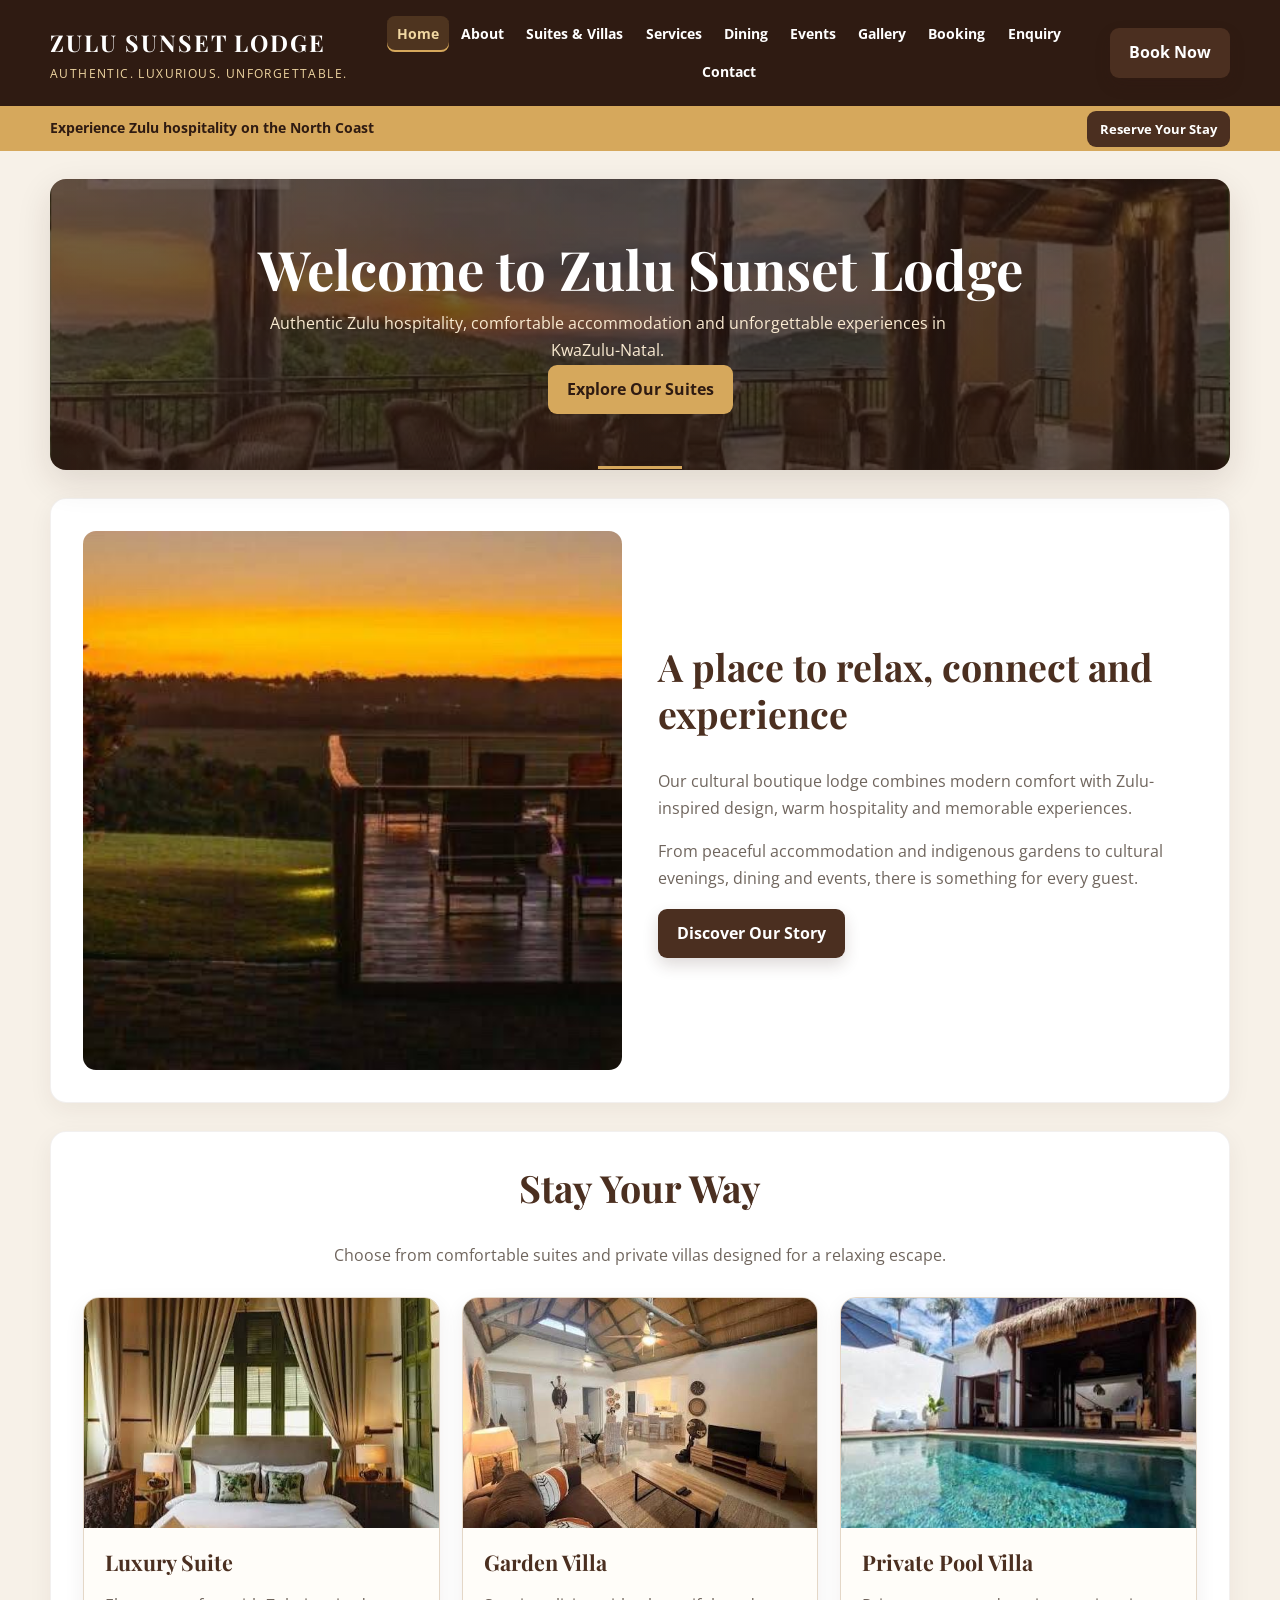
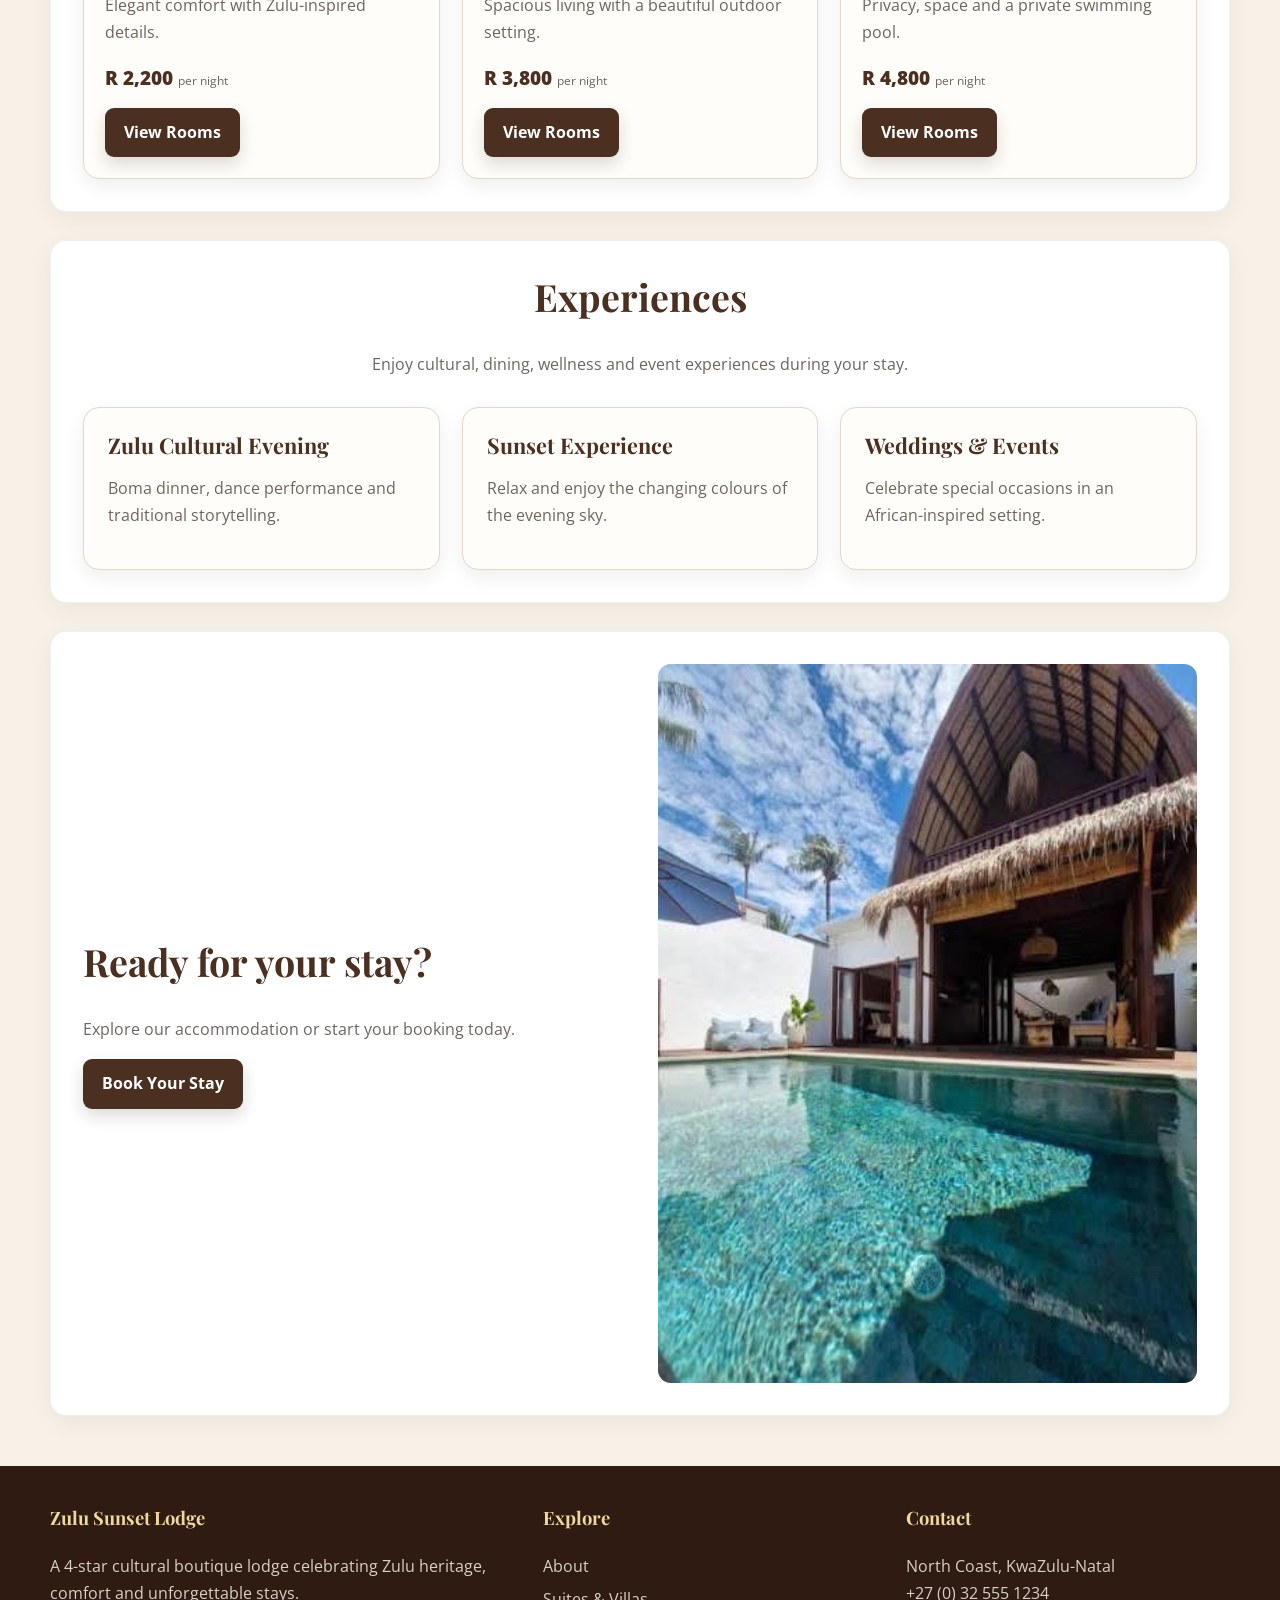
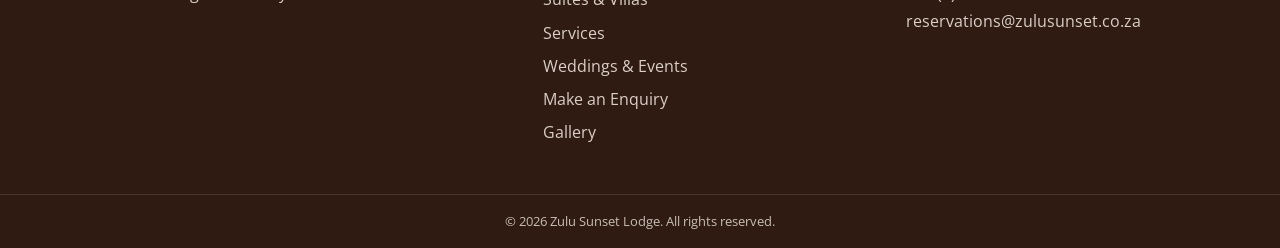
<file: Zulu sunsest lodge part3 professional/index.html>
<!DOCTYPE html><html lang="en"><head><meta charset="UTF-8">
<meta name="viewport" content="width=device-width, initial-scale=1.0">
<meta name="description" content="Discover Zulu Sunset Lodge, a warm boutique escape in KwaZulu-Natal featuring elegant suites, cultural experiences, dining and memorable stays.">
<link rel="preconnect" href="https://fonts.googleapis.com">
<link rel="preconnect" href="https://fonts.gstatic.com" crossorigin>
<link href="https://fonts.googleapis.com/css2?family=Playfair+Display:wght@600;700&family=Montserrat:wght@400;600;700&family=Open+Sans:wght@300;400;600;700&display=swap" rel="stylesheet">
<link rel="stylesheet" href="styles.css"><title>Zulu Sunset Lodge | Luxury Zulu Heritage Stay in KwaZulu-Natal</title><meta name="theme-color" content="#2f1b12">
</head><body>
<a class="skip-link" href="#main-content">Skip to main content</a>
<header class="header">
  <div class="navbar">
    <a class="logo" href="index.html"><h1>ZULU SUNSET LODGE</h1><p>Authentic. Luxurious. Unforgettable.</p></a>
    <nav class="nav-menu" id="primary-navigation" aria-label="Main navigation">
<a href="index.html">Home</a>
<a href="about.html">About</a>
<a href="rooms.html">Suites &amp; Villas</a>
<a href="services.html">Services</a>
<a href="dining.html">Dining</a>
<a href="events.html">Events</a>
<a href="gallery.html">Gallery</a>
<a href="booking.html">Booking</a>
<a href="enquiry.html">Enquiry</a>
<a href="contact.html">Contact</a>
</nav>
<button class="nav-toggle" type="button" aria-controls="primary-navigation" aria-expanded="false" aria-label="Open navigation menu"><span></span><span></span><span></span></button>
<div class="header-actions"><a class="btn btn-primary" href="booking.html">Book Now</a></div>
  </div>
  <div class="sticky-booking-bar"><div class="booking-bar-content"><span>Experience Zulu hospitality on the North Coast</span><a class="btn btn-small" href="booking.html">Reserve Your Stay</a></div></div>
</header><main id="main-content">
<section class="page-hero"><div><h2>Welcome to Zulu Sunset Lodge</h2><p>Authentic Zulu hospitality, comfortable accommodation and unforgettable experiences in KwaZulu-Natal.</p><a class="btn btn-secondary" href="rooms.html">Explore Our Suites</a></div></section>
<section class="content-section"><div class="two-col"><img src="Images/zulu-sunset-1.jpeg" alt="Sunset view at Zulu Sunset Lodge"><div><h2>A place to relax, connect and experience</h2><p>Our cultural boutique lodge combines modern comfort with Zulu-inspired design, warm hospitality and memorable experiences.</p><p>From peaceful accommodation and indigenous gardens to cultural evenings, dining and events, there is something for every guest.</p><a class="btn btn-primary" href="about.html">Discover Our Story</a></div></div></section>
<section class="content-section"><div class="section-title"><h2>Stay Your Way</h2><p>Choose from comfortable suites and private villas designed for a relaxing escape.</p></div>
<div class="rooms-grid">
<div class="room-card"><img src="Images/luxury-suite.jpeg" alt="Luxury Suite"><div class="room-body"><h3>Luxury Suite</h3><p>Elegant comfort with Zulu-inspired details.</p><span class="room-price">R 2,200 <small>per night</small></span><a class="btn btn-primary" href="rooms.html">View Rooms</a></div></div>
<div class="room-card"><img src="Images/garden-villa.jpeg" alt="Garden Villa"><div class="room-body"><h3>Garden Villa</h3><p>Spacious living with a beautiful outdoor setting.</p><span class="room-price">R 3,800 <small>per night</small></span><a class="btn btn-primary" href="rooms.html">View Rooms</a></div></div>
<div class="room-card"><img src="Images/pool-villa.jpeg" alt="Private Pool Villa"><div class="room-body"><h3>Private Pool Villa</h3><p>Privacy, space and a private swimming pool.</p><span class="room-price">R 4,800 <small>per night</small></span><a class="btn btn-primary" href="rooms.html">View Rooms</a></div></div>
</div></section>
<section class="content-section"><div class="section-title"><h2>Experiences</h2><p>Enjoy cultural, dining, wellness and event experiences during your stay.</p></div><div class="cards-grid"><div class="info-card"><h3>Zulu Cultural Evening</h3><p>Boma dinner, dance performance and traditional storytelling.</p></div><div class="info-card"><h3>Sunset Experience</h3><p>Relax and enjoy the changing colours of the evening sky.</p></div><div class="info-card"><h3>Weddings &amp; Events</h3><p>Celebrate special occasions in an African-inspired setting.</p></div></div></section>
<section class="content-section"><div class="two-col"><div><h2>Ready for your stay?</h2><p>Explore our accommodation or start your booking today.</p><a class="btn btn-primary" href="booking.html">Book Your Stay</a></div><img src="Images/zulu-sunset-7.jpeg" alt="Swimming pool and lodge"></div></section>
</main><footer class="footer">
  <div class="footer-content">
    <div><h4>Zulu Sunset Lodge</h4><p>A 4-star cultural boutique lodge celebrating Zulu heritage, comfort and unforgettable stays.</p></div>
    <div><h4>Explore</h4><ul><li><a href="about.html">About</a></li><li><a href="rooms.html">Suites &amp; Villas</a></li><li><a href="services.html">Services</a></li>
        <li><a href="events.html">Weddings &amp; Events</a></li>
        <li><a href="enquiry.html">Make an Enquiry</a></li><li><a href="gallery.html">Gallery</a></li></ul></div>
    <div><h4>Contact</h4><p>North Coast, KwaZulu-Natal<br>+27 (0) 32 555 1234<br>reservations@zulusunset.co.za</p></div>
  </div>
  <div class="footer-bottom">&copy; <span id="year"></span> Zulu Sunset Lodge. All rights reserved.</div>
</footer>
<script src="script.js" defer></script></body></html>
</file>
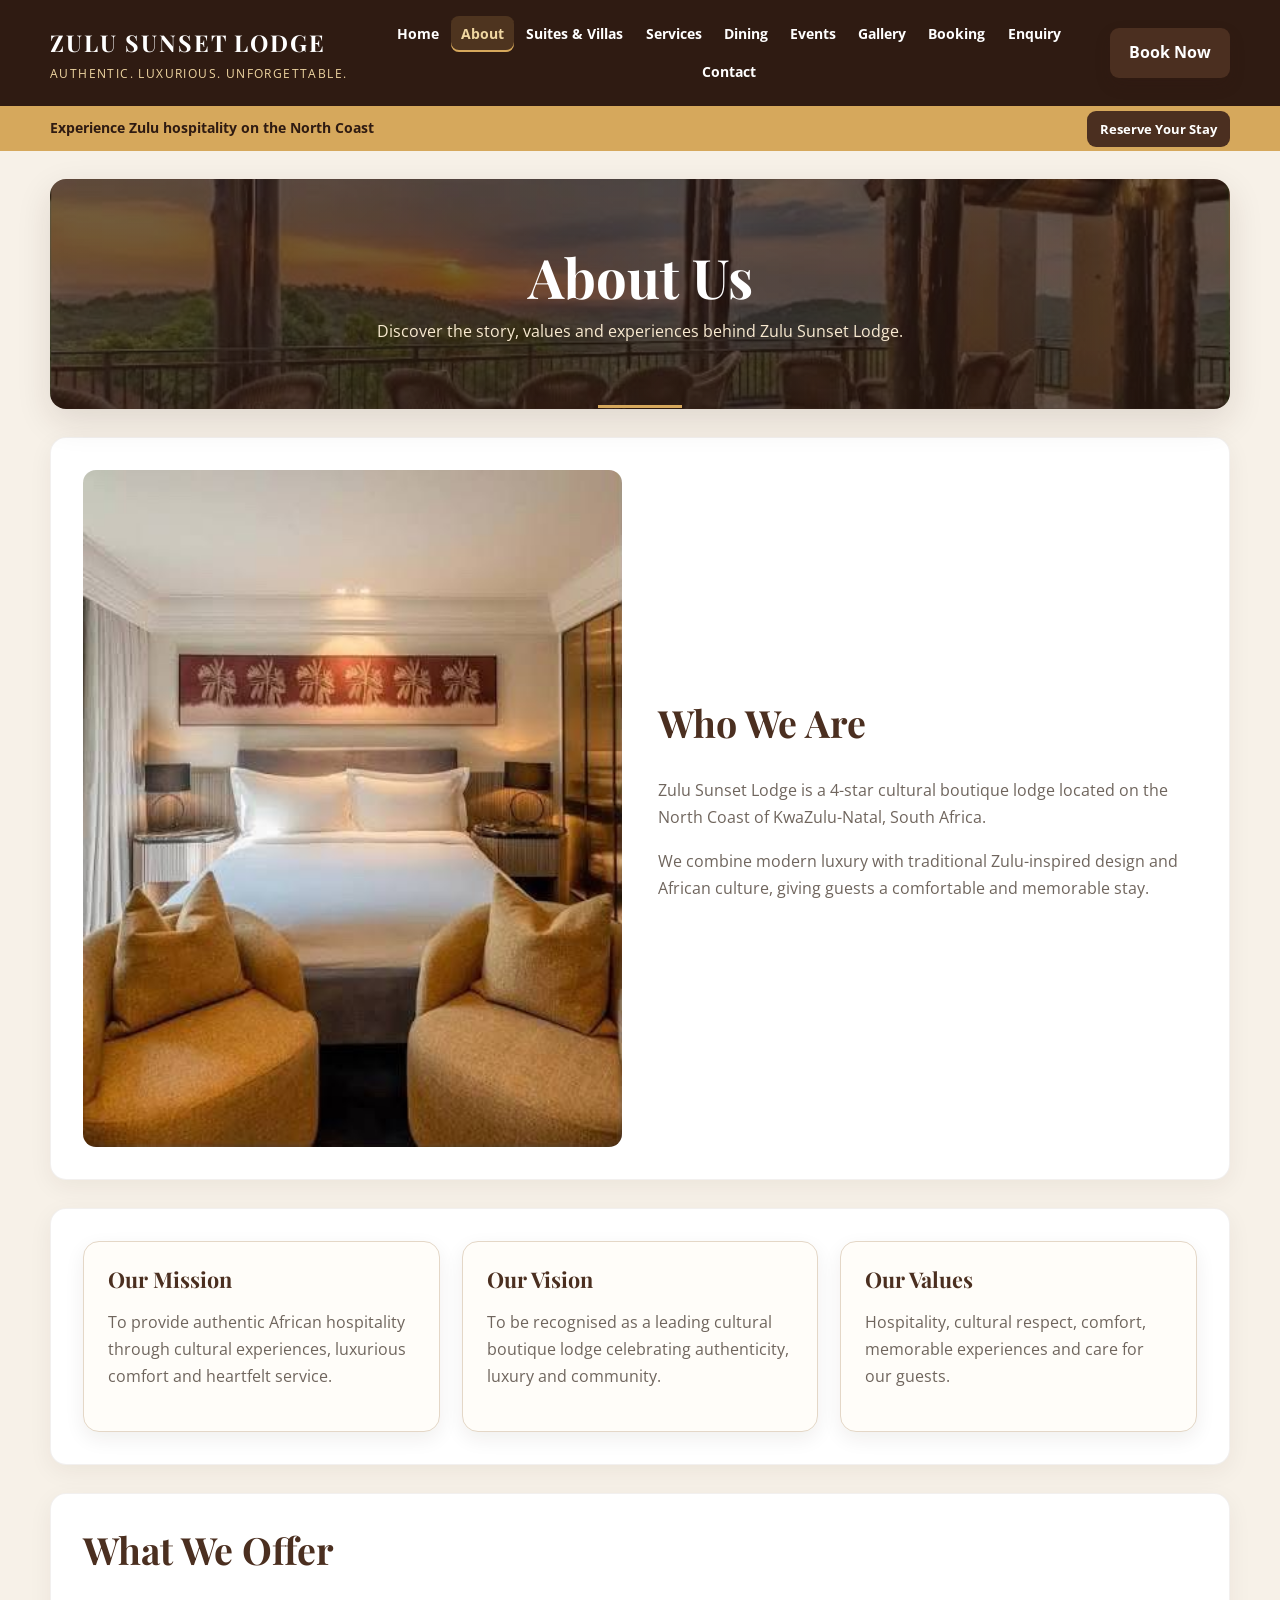
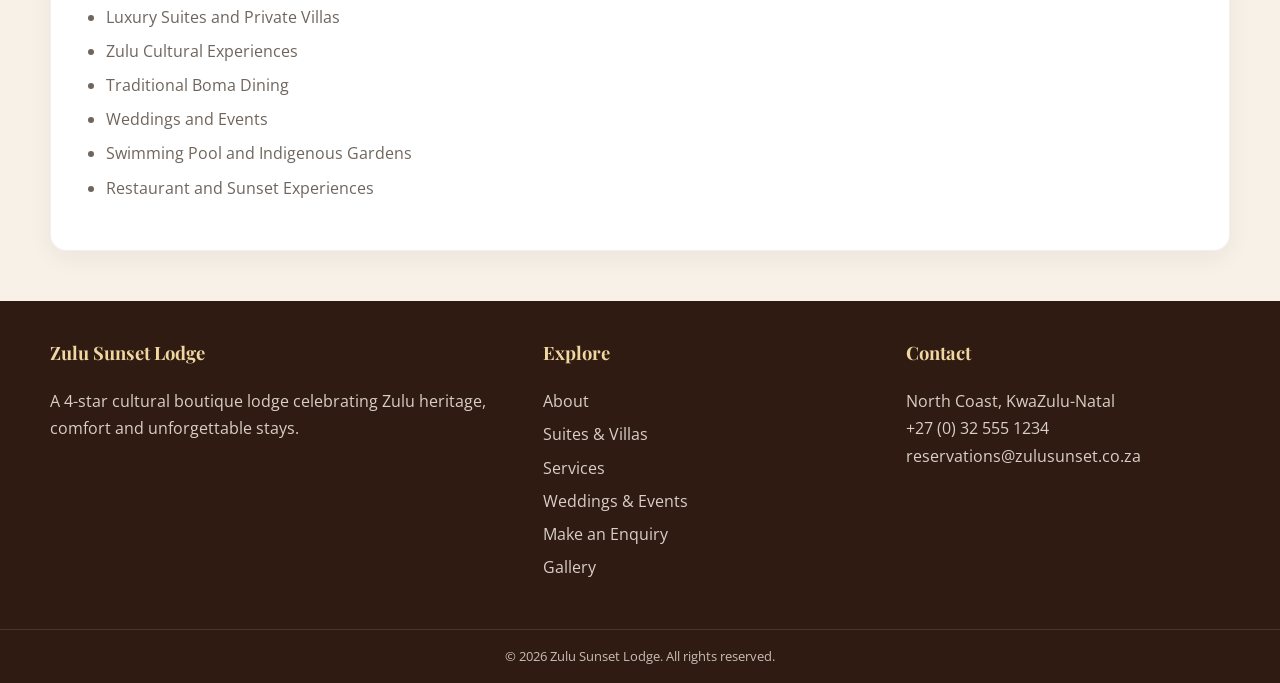
<file: Zulu sunsest lodge part3 professional/about.html>
<!DOCTYPE html><html lang="en"><head><meta charset="UTF-8">
<meta name="viewport" content="width=device-width, initial-scale=1.0">
<meta name="description" content="Learn about Zulu Sunset Lodge and our welcoming approach to comfort, Zulu heritage and memorable hospitality in KwaZulu-Natal.">
<link rel="preconnect" href="https://fonts.googleapis.com">
<link rel="preconnect" href="https://fonts.gstatic.com" crossorigin>
<link href="https://fonts.googleapis.com/css2?family=Playfair+Display:wght@600;700&family=Montserrat:wght@400;600;700&family=Open+Sans:wght@300;400;600;700&display=swap" rel="stylesheet">
<link rel="stylesheet" href="styles.css"><title>About Zulu Sunset Lodge | Zulu Heritage & Hospitality</title><meta name="theme-color" content="#2f1b12">
</head><body>
<a class="skip-link" href="#main-content">Skip to main content</a><header class="header">
  <div class="navbar">
    <a class="logo" href="index.html"><h1>ZULU SUNSET LODGE</h1><p>Authentic. Luxurious. Unforgettable.</p></a>
    <nav class="nav-menu" id="primary-navigation" aria-label="Main navigation">
<a href="index.html">Home</a>
<a href="about.html">About</a>
<a href="rooms.html">Suites &amp; Villas</a>
<a href="services.html">Services</a>
<a href="dining.html">Dining</a>
<a href="events.html">Events</a>
<a href="gallery.html">Gallery</a>
<a href="booking.html">Booking</a>
<a href="enquiry.html">Enquiry</a>
<a href="contact.html">Contact</a>
</nav>
<button class="nav-toggle" type="button" aria-controls="primary-navigation" aria-expanded="false" aria-label="Open navigation menu"><span></span><span></span><span></span></button>
<div class="header-actions"><a class="btn btn-primary" href="booking.html">Book Now</a></div>
  </div>
  <div class="sticky-booking-bar"><div class="booking-bar-content"><span>Experience Zulu hospitality on the North Coast</span><a class="btn btn-small" href="booking.html">Reserve Your Stay</a></div></div>
</header><main id="main-content">
<section class="page-hero"><div><h2>About Us</h2><p>Discover the story, values and experiences behind Zulu Sunset Lodge.</p></div></section>
<section class="content-section"><div class="two-col"><img src="Images/heritage-suite.jpeg" alt="Heritage Suite"><div><h2>Who We Are</h2><p>Zulu Sunset Lodge is a 4-star cultural boutique lodge located on the North Coast of KwaZulu-Natal, South Africa.</p><p>We combine modern luxury with traditional Zulu-inspired design and African culture, giving guests a comfortable and memorable stay.</p></div></div></section>
<section class="content-section"><div class="cards-grid"><div class="info-card"><h3>Our Mission</h3><p>To provide authentic African hospitality through cultural experiences, luxurious comfort and heartfelt service.</p></div><div class="info-card"><h3>Our Vision</h3><p>To be recognised as a leading cultural boutique lodge celebrating authenticity, luxury and community.</p></div><div class="info-card"><h3>Our Values</h3><p>Hospitality, cultural respect, comfort, memorable experiences and care for our guests.</p></div></div></section>
<section class="content-section"><h2>What We Offer</h2><ul><li>Luxury Suites and Private Villas</li><li>Zulu Cultural Experiences</li><li>Traditional Boma Dining</li><li>Weddings and Events</li><li>Swimming Pool and Indigenous Gardens</li><li>Restaurant and Sunset Experiences</li></ul></section>
</main><footer class="footer">
  <div class="footer-content">
    <div><h4>Zulu Sunset Lodge</h4><p>A 4-star cultural boutique lodge celebrating Zulu heritage, comfort and unforgettable stays.</p></div>
    <div><h4>Explore</h4><ul><li><a href="about.html">About</a></li><li><a href="rooms.html">Suites &amp; Villas</a></li><li><a href="services.html">Services</a></li>
        <li><a href="events.html">Weddings &amp; Events</a></li>
        <li><a href="enquiry.html">Make an Enquiry</a></li><li><a href="gallery.html">Gallery</a></li></ul></div>
    <div><h4>Contact</h4><p>North Coast, KwaZulu-Natal<br>+27 (0) 32 555 1234<br>reservations@zulusunset.co.za</p></div>
  </div>
  <div class="footer-bottom">&copy; <span id="year"></span> Zulu Sunset Lodge. All rights reserved.</div>
</footer>
<script src="script.js" defer></script></body></html>
</file>
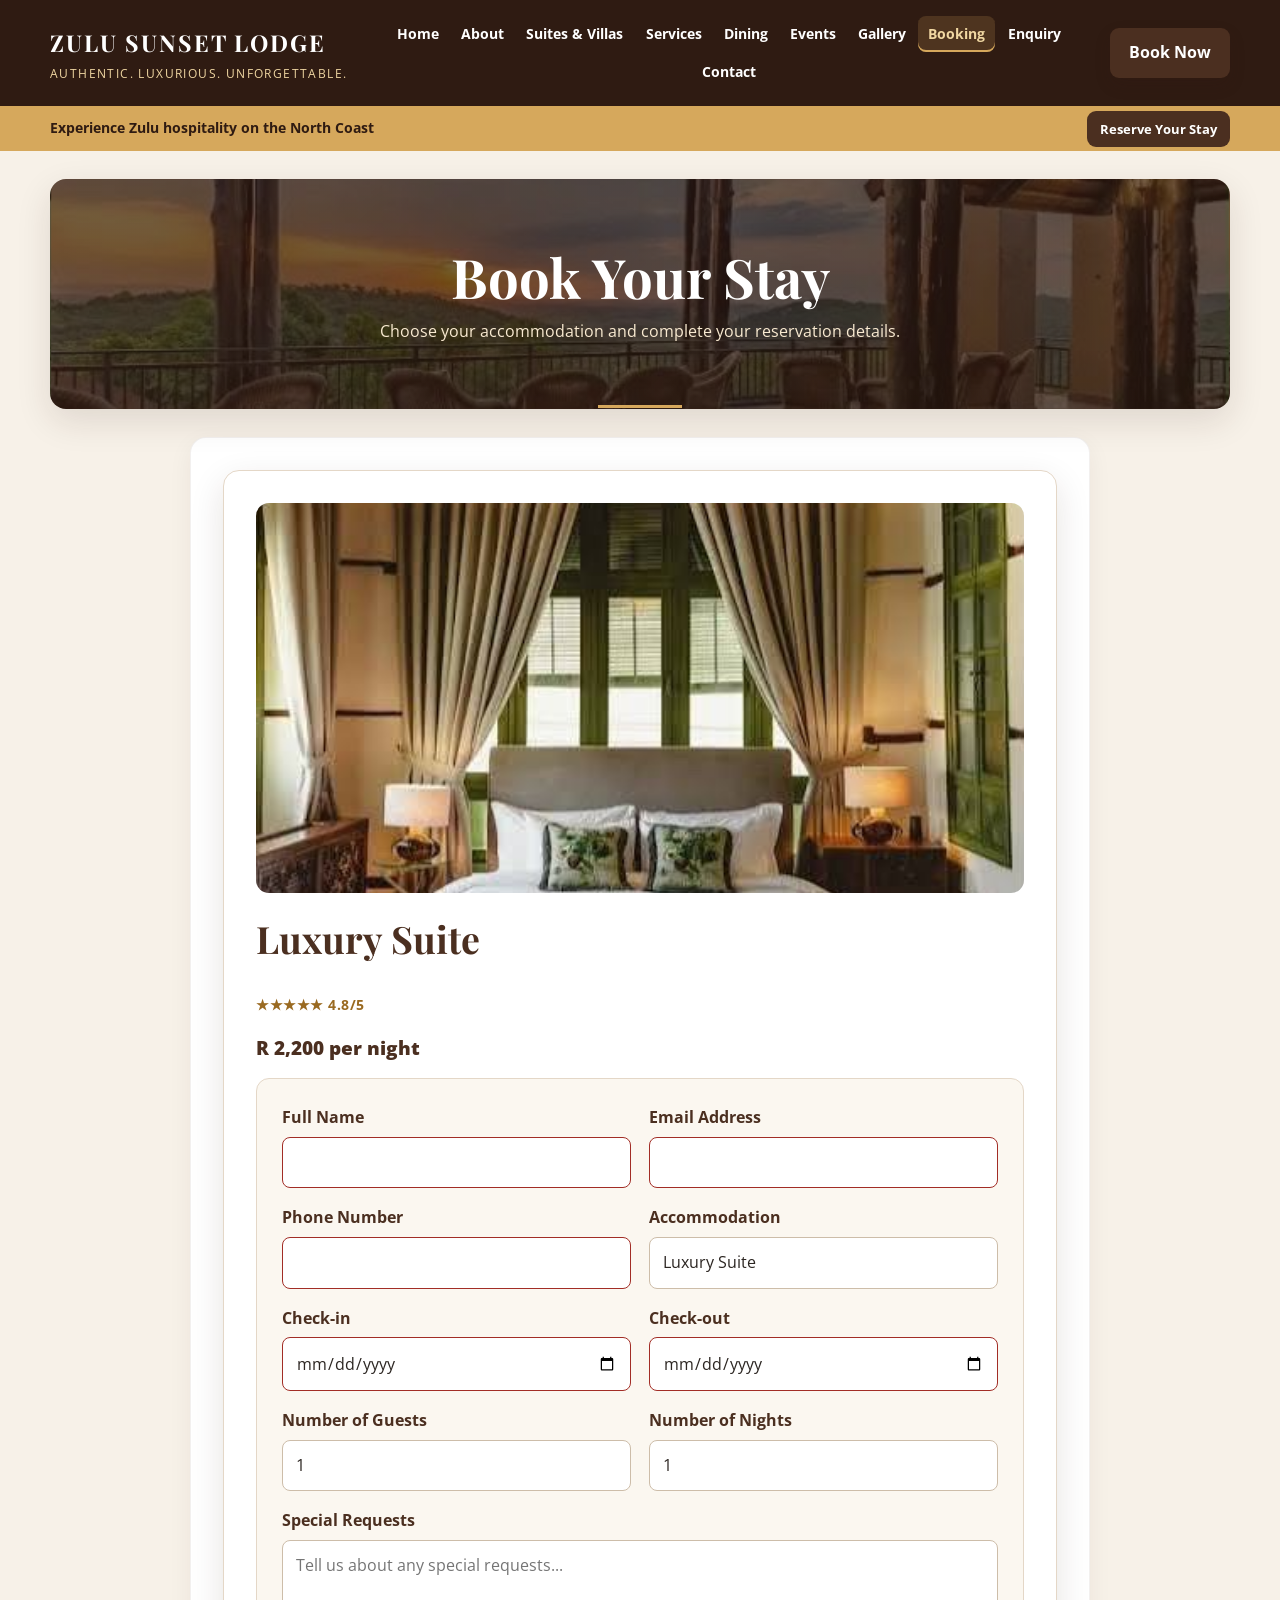
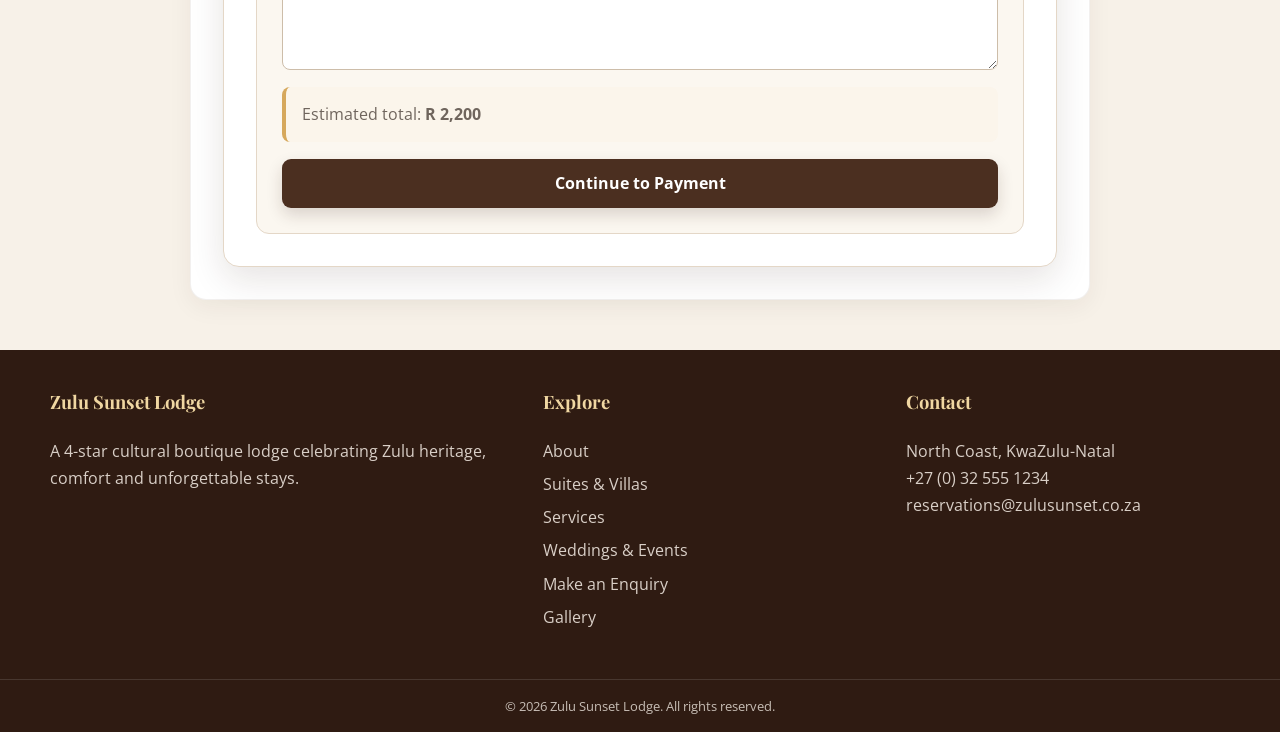
<file: Zulu sunsest lodge part3 professional/booking.html>
<!DOCTYPE html><html lang="en"><head><meta charset="UTF-8">
<meta name="viewport" content="width=device-width, initial-scale=1.0">
<meta name="description" content="Request a stay at Zulu Sunset Lodge. Choose your accommodation, dates and guest details to view an estimated total.">
<link rel="preconnect" href="https://fonts.googleapis.com">
<link rel="preconnect" href="https://fonts.gstatic.com" crossorigin>
<link href="https://fonts.googleapis.com/css2?family=Playfair+Display:wght@600;700&family=Montserrat:wght@400;600;700&family=Open+Sans:wght@300;400;600;700&display=swap" rel="stylesheet">
<link rel="stylesheet" href="styles.css"><title>Book Your Stay | Zulu Sunset Lodge</title><meta name="theme-color" content="#2f1b12">
</head><body>
<a class="skip-link" href="#main-content">Skip to main content</a><header class="header">
  <div class="navbar">
    <a class="logo" href="index.html"><h1>ZULU SUNSET LODGE</h1><p>Authentic. Luxurious. Unforgettable.</p></a>
    <nav class="nav-menu" id="primary-navigation" aria-label="Main navigation">
<a href="index.html">Home</a>
<a href="about.html">About</a>
<a href="rooms.html">Suites &amp; Villas</a>
<a href="services.html">Services</a>
<a href="dining.html">Dining</a>
<a href="events.html">Events</a>
<a href="gallery.html">Gallery</a>
<a href="booking.html">Booking</a>
<a href="enquiry.html">Enquiry</a>
<a href="contact.html">Contact</a>
</nav>
<button class="nav-toggle" type="button" aria-controls="primary-navigation" aria-expanded="false" aria-label="Open navigation menu"><span></span><span></span><span></span></button>
<div class="header-actions"><a class="btn btn-primary" href="booking.html">Book Now</a></div>
  </div>
  <div class="sticky-booking-bar"><div class="booking-bar-content"><span>Experience Zulu hospitality on the North Coast</span><a class="btn btn-small" href="booking.html">Reserve Your Stay</a></div></div>
</header><main id="main-content">
<section class="page-hero"><div><h2>Book Your Stay</h2><p>Choose your accommodation and complete your reservation details.</p></div></section>
<section class="booking-page"><div class="form-card">
<img id="booking-room-image" src="Images/luxury-suite.jpeg" alt="Selected accommodation">
<h2 id="booking-room-name">Luxury Suite</h2><p id="booking-room-rating" class="rating">★★★★★ 4.8/5</p><p id="booking-room-price" class="room-price">R 2,200 per night</p>
<form id="booking-form">
<div class="form-row"><div class="form-field"><label for="name">Full Name</label><input type="text" id="name" name="name" required></div><div class="form-field"><label for="email">Email Address</label><input type="email" id="email" name="email" required></div></div>
<div class="form-row"><div class="form-field"><label for="phone">Phone Number</label><input type="tel" id="phone" name="phone" required></div><div class="form-field"><label for="room-type">Accommodation</label><input id="room-type" name="room" readonly></div></div>
<div class="form-row"><div class="form-field"><label for="checkin">Check-in</label><input type="date" id="checkin" name="checkin" required></div><div class="form-field"><label for="checkout">Check-out</label><input type="date" id="checkout" name="checkout" required></div></div>
<div class="form-row"><div class="form-field"><label for="guests">Number of Guests</label><input type="number" id="guests" name="guests" min="1" max="10" value="1" required></div><div class="form-field"><label for="nights">Number of Nights</label><input type="number" id="nights" name="nights" min="1" max="30" value="1" required></div></div>
<div class="form-field"><label for="requests">Special Requests</label><textarea id="requests" name="requests" placeholder="Tell us about any special requests..."></textarea></div>
<div class="notice">Estimated total: <strong id="booking-total">R 2,200</strong></div>
<button class="btn btn-primary btn-full" type="submit">Continue to Payment</button>
</form></div></section>
</main><footer class="footer">
  <div class="footer-content">
    <div><h4>Zulu Sunset Lodge</h4><p>A 4-star cultural boutique lodge celebrating Zulu heritage, comfort and unforgettable stays.</p></div>
    <div><h4>Explore</h4><ul><li><a href="about.html">About</a></li><li><a href="rooms.html">Suites &amp; Villas</a></li><li><a href="services.html">Services</a></li>
        <li><a href="events.html">Weddings &amp; Events</a></li>
        <li><a href="enquiry.html">Make an Enquiry</a></li><li><a href="gallery.html">Gallery</a></li></ul></div>
    <div><h4>Contact</h4><p>North Coast, KwaZulu-Natal<br>+27 (0) 32 555 1234<br>reservations@zulusunset.co.za</p></div>
  </div>
  <div class="footer-bottom">&copy; <span id="year"></span> Zulu Sunset Lodge. All rights reserved.</div>
</footer>
<script src="script.js" defer></script></body></html>
</file>
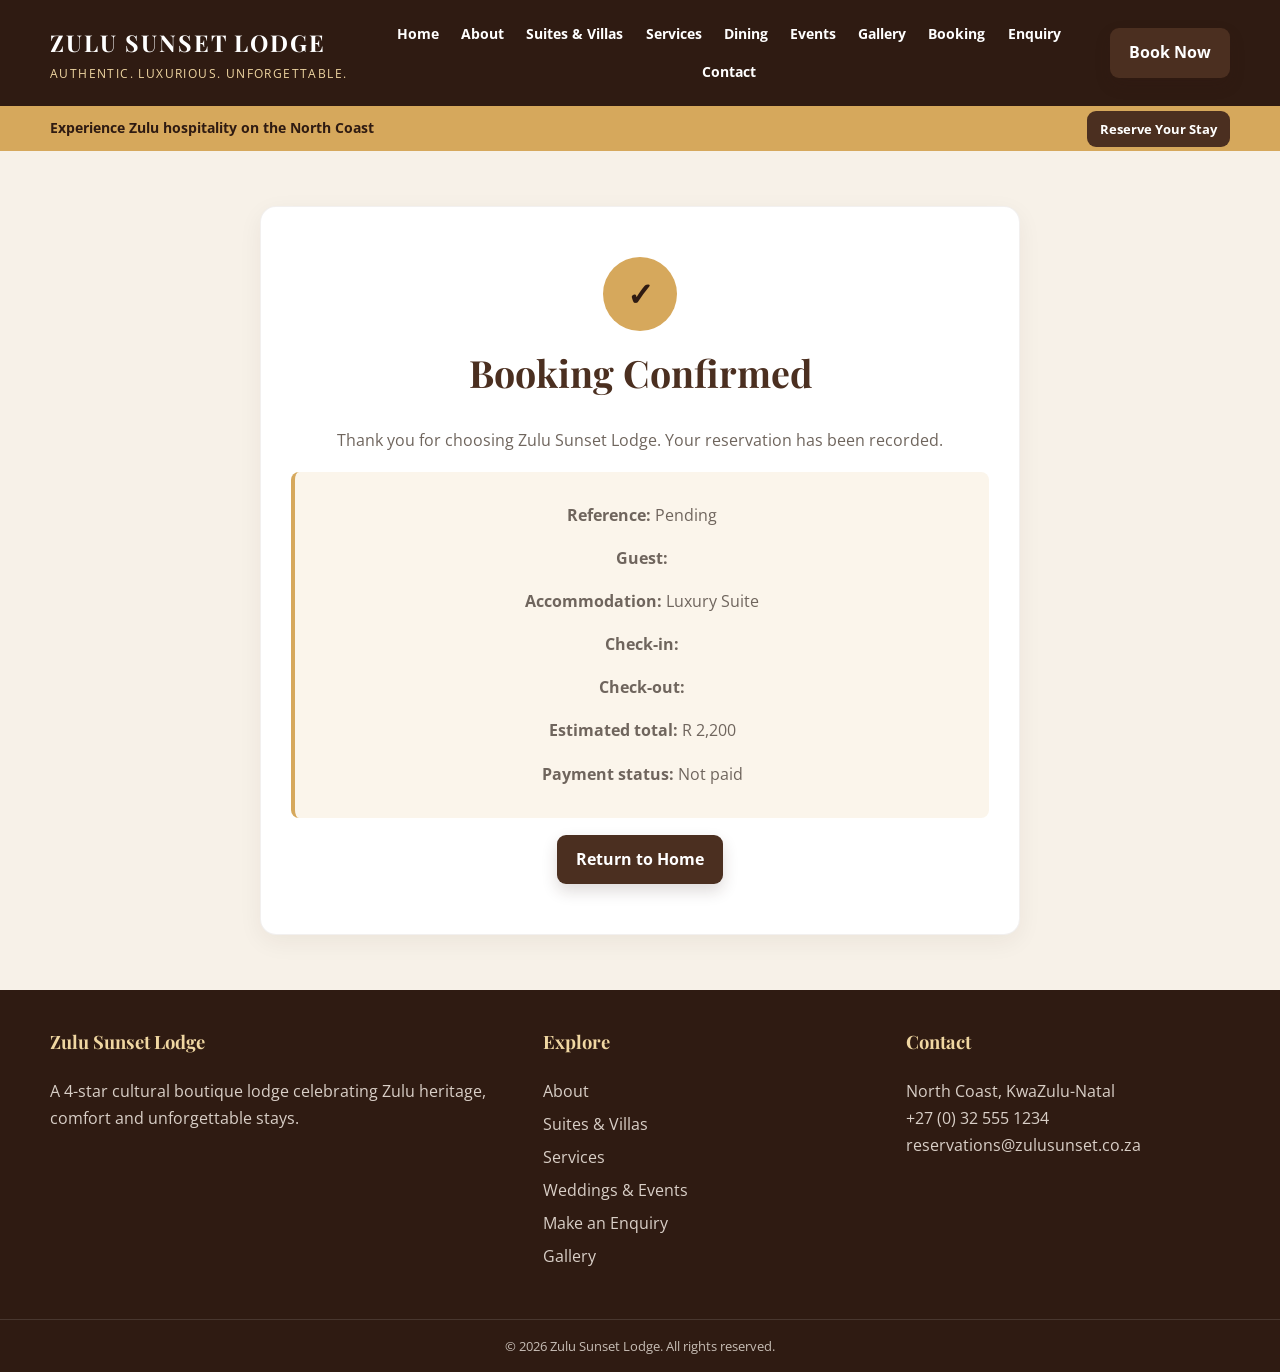
<file: Zulu sunsest lodge part3 professional/confirmation.html>
<!DOCTYPE html>
<html lang="en">
<head>
<meta charset="UTF-8">
<meta name="viewport" content="width=device-width, initial-scale=1.0">
<meta name="description" content="Review the details saved for your sample Zulu Sunset Lodge booking.">
<title>Booking Confirmation | Zulu Sunset Lodge</title>
<link rel="preconnect" href="https://fonts.googleapis.com">
<link rel="preconnect" href="https://fonts.gstatic.com" crossorigin>
<link href="https://fonts.googleapis.com/css2?family=Playfair+Display:wght@600;700&family=Montserrat:wght@400;600;700&family=Open+Sans:wght@300;400&display=swap" rel="stylesheet">
<link rel="stylesheet" href="styles.css">
<meta name="theme-color" content="#2f1b12">
</head>
<body>
<a class="skip-link" href="#main-content">Skip to main content</a>
<header class="header">
  <div class="navbar">
    <a class="logo" href="index.html">
      <h1>ZULU SUNSET LODGE</h1>
      <p>Authentic. Luxurious. Unforgettable.</p>
    </a>
    <nav class="nav-menu" id="primary-navigation" aria-label="Main navigation">
<a href="index.html">Home</a>
<a href="about.html">About</a>
<a href="rooms.html">Suites &amp; Villas</a>
<a href="services.html">Services</a>
<a href="dining.html">Dining</a>
<a href="events.html">Events</a>
<a href="gallery.html">Gallery</a>
<a href="booking.html">Booking</a>
<a href="enquiry.html">Enquiry</a>
<a href="contact.html">Contact</a>
</nav>
<button class="nav-toggle" type="button" aria-controls="primary-navigation" aria-expanded="false" aria-label="Open navigation menu"><span></span><span></span><span></span></button>
<div class="header-actions">
      <a class="btn btn-primary" href="booking.html">Book Now</a>
    </div>
  </div>
  <div class="sticky-booking-bar">
    <div class="booking-bar-content">
      <span>Experience Zulu hospitality on the North Coast</span>
      <a class="btn btn-small" href="booking.html">Reserve Your Stay</a>
    </div>
  </div>
</header>
<main id="main-content">
<section class="confirmation">
  <div class="confirm-icon">✓</div>
  <h2>Booking Confirmed</h2>
  <p style="margin:15px 0">Thank you for choosing Zulu Sunset Lodge. Your reservation has been recorded.</p>
  <div class="notice" id="confirmation-details"></div>
  <a class="btn btn-primary" href="index.html">Return to Home</a>
</section>
</main>
<footer class="footer">
  <div class="footer-content">
    <div>
      <h4>Zulu Sunset Lodge</h4>
      <p>A 4-star cultural boutique lodge celebrating Zulu heritage, comfort and unforgettable stays.</p>
    </div>
    <div>
      <h4>Explore</h4>
      <ul>
        <li><a href="about.html">About</a></li>
        <li><a href="rooms.html">Suites & Villas</a></li>
        <li><a href="services.html">Services</a></li>
        <li><a href="events.html">Weddings &amp; Events</a></li>
        <li><a href="enquiry.html">Make an Enquiry</a></li>
        <li><a href="gallery.html">Gallery</a></li>
      </ul>
    </div>
    <div>
      <h4>Contact</h4>
      <p>North Coast, KwaZulu-Natal<br>+27 (0) 32 555 1234<br>reservations@zulusunset.co.za</p>
    </div>
  </div>
  <div class="footer-bottom">&copy; <span id="year"></span> Zulu Sunset Lodge. All rights reserved.</div>
</footer>
<script src="script.js" defer></script>
</body>
</html>
</file>
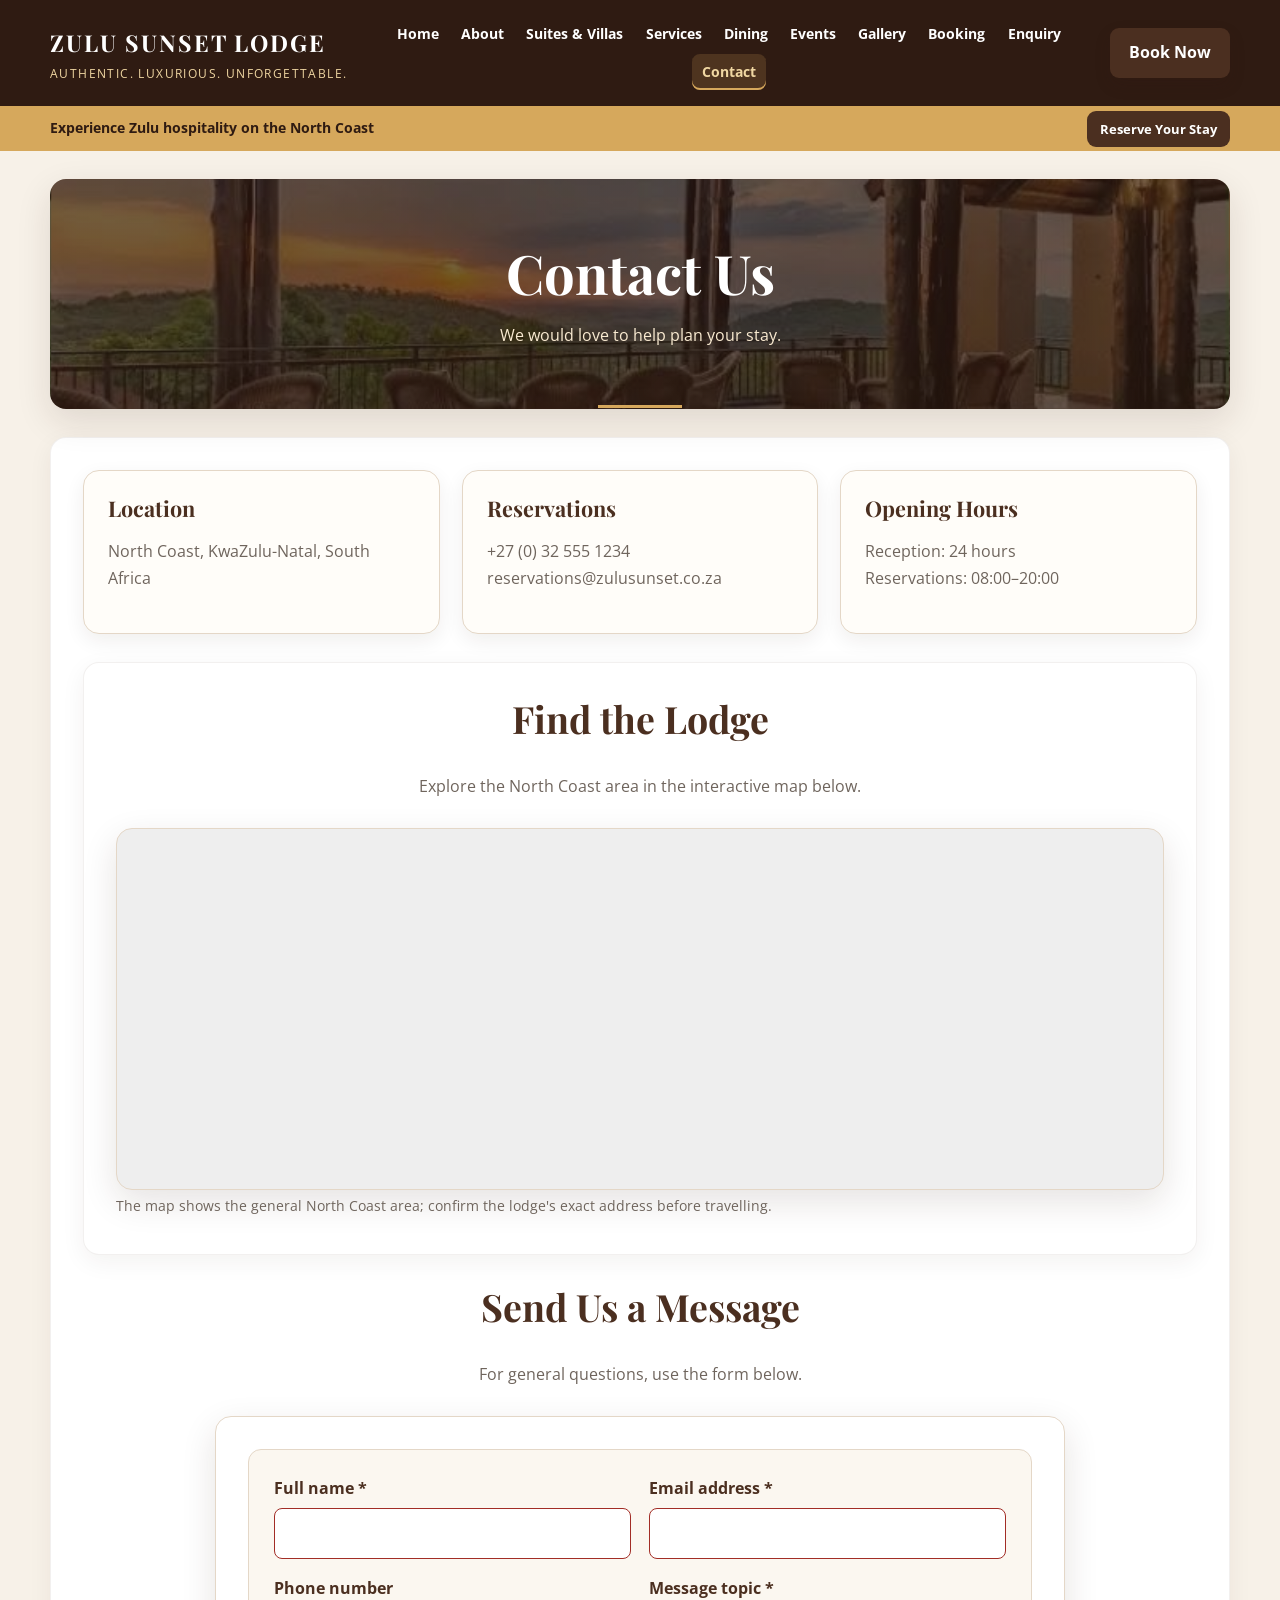
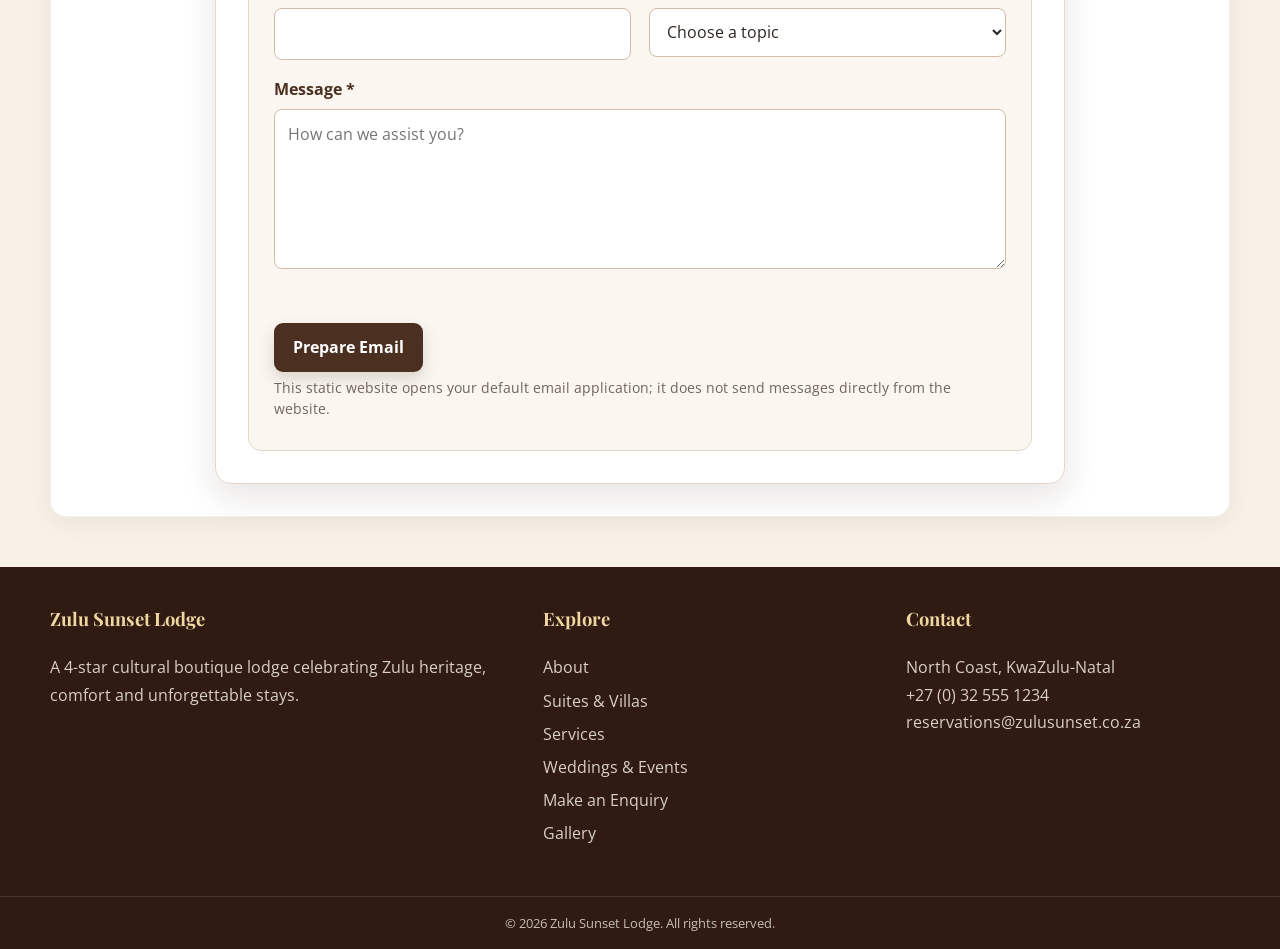
<file: Zulu sunsest lodge part3 professional/contact.html>
<!DOCTYPE html>
<html lang="en">
<head>
<meta charset="UTF-8">
<meta name="viewport" content="width=device-width, initial-scale=1.0">
<meta name="description" content="Contact Zulu Sunset Lodge for general questions, directions and guest support in KwaZulu-Natal, South Africa.">
<title>Contact Us | Zulu Sunset Lodge</title>
<link rel="preconnect" href="https://fonts.googleapis.com">
<link rel="preconnect" href="https://fonts.gstatic.com" crossorigin>
<link href="https://fonts.googleapis.com/css2?family=Playfair+Display:wght@600;700&family=Montserrat:wght@400;600;700&family=Open+Sans:wght@300;400&display=swap" rel="stylesheet">
<link rel="stylesheet" href="styles.css">
<meta name="theme-color" content="#2f1b12">
</head>
<body>
<a class="skip-link" href="#main-content">Skip to main content</a>
<header class="header">
  <div class="navbar">
    <a class="logo" href="index.html">
      <h1>ZULU SUNSET LODGE</h1>
      <p>Authentic. Luxurious. Unforgettable.</p>
    </a>
    <nav class="nav-menu" id="primary-navigation" aria-label="Main navigation">
<a href="index.html">Home</a>
<a href="about.html">About</a>
<a href="rooms.html">Suites &amp; Villas</a>
<a href="services.html">Services</a>
<a href="dining.html">Dining</a>
<a href="events.html">Events</a>
<a href="gallery.html">Gallery</a>
<a href="booking.html">Booking</a>
<a href="enquiry.html">Enquiry</a>
<a href="contact.html">Contact</a>
</nav>
<button class="nav-toggle" type="button" aria-controls="primary-navigation" aria-expanded="false" aria-label="Open navigation menu"><span></span><span></span><span></span></button>
<div class="header-actions">
      <a class="btn btn-primary" href="booking.html">Book Now</a>
    </div>
  </div>
  <div class="sticky-booking-bar">
    <div class="booking-bar-content">
      <span>Experience Zulu hospitality on the North Coast</span>
      <a class="btn btn-small" href="booking.html">Reserve Your Stay</a>
    </div>
  </div>
</header>
<main id="main-content">
<section class="page-hero"><h2>Contact Us</h2><p>We would love to help plan your stay.</p></section>
<section class="content-section">
<div class="cards-grid">
  <div class="info-card"><h3>Location</h3><p>North Coast, KwaZulu-Natal, South Africa</p></div>
  <div class="info-card"><h3>Reservations</h3><p><a href="tel:+27325551234">+27 (0) 32 555 1234</a><br><a href="mailto:reservations@zulusunset.co.za">reservations@zulusunset.co.za</a></p></div>
  <div class="info-card"><h3>Opening Hours</h3><p>Reception: 24 hours<br>Reservations: 08:00–20:00</p></div>
</div>
<section class="map-section content-section">
  <div class="section-title"><h2>Find the Lodge</h2><p>Explore the North Coast area in the interactive map below.</p></div>
  <div class="map-frame"><iframe title="Map of the KwaZulu-Natal North Coast" src="https://www.google.com/maps?q=KwaZulu-Natal%20North%20Coast%2C%20South%20Africa&output=embed" loading="lazy" referrerpolicy="no-referrer-when-downgrade" allowfullscreen></iframe></div>
  <p class="form-note">The map shows the general North Coast area; confirm the lodge's exact address before travelling.</p>
</section>
<div class="contact-form-wrap">
  <div class="section-title"><h2>Send Us a Message</h2><p>For general questions, use the form below.</p></div>
  <div class="form-card">
    <form id="contact-form" class="validated-form" novalidate>
      <div class="form-row">
        <div class="form-field"><label for="contact-name">Full name *</label><input id="contact-name" name="name" autocomplete="name" required minlength="2" maxlength="80"></div>
        <div class="form-field"><label for="contact-email">Email address *</label><input id="contact-email" name="email" type="email" autocomplete="email" required maxlength="120"></div>
      </div>
      <div class="form-row">
        <div class="form-field"><label for="contact-phone">Phone number</label><input id="contact-phone" name="phone" type="tel" autocomplete="tel" pattern="[0-9+() .-]{7,20}" title="Enter a valid phone number using 7 to 20 digits or common phone symbols."></div>
        <div class="form-field"><label for="contact-subject">Message topic *</label><select id="contact-subject" name="subject" required><option value="">Choose a topic</option><option>General question</option><option>Existing booking</option><option>Directions and location</option><option>Feedback</option><option>Other</option></select></div>
      </div>
      <div class="form-field"><label for="contact-message">Message *</label><textarea id="contact-message" name="message" rows="5" minlength="10" maxlength="1500" required placeholder="How can we assist you?"></textarea></div>
      <p class="form-feedback" id="contact-feedback" role="status" aria-live="polite"></p>
      <button class="btn btn-primary" type="submit">Prepare Email</button>
      <p class="form-note">This static website opens your default email application; it does not send messages directly from the website.</p>
    </form>
  </div>
</div>
</section>
</main>
<footer class="footer">
  <div class="footer-content">
    <div>
      <h4>Zulu Sunset Lodge</h4>
      <p>A 4-star cultural boutique lodge celebrating Zulu heritage, comfort and unforgettable stays.</p>
    </div>
    <div>
      <h4>Explore</h4>
      <ul>
        <li><a href="about.html">About</a></li>
        <li><a href="rooms.html">Suites & Villas</a></li>
        <li><a href="services.html">Services</a></li>
        <li><a href="events.html">Weddings &amp; Events</a></li>
        <li><a href="enquiry.html">Make an Enquiry</a></li>
        <li><a href="gallery.html">Gallery</a></li>
      </ul>
    </div>
    <div>
      <h4>Contact</h4>
      <p>North Coast, KwaZulu-Natal<br>+27 (0) 32 555 1234<br>reservations@zulusunset.co.za</p>
    </div>
  </div>
  <div class="footer-bottom">&copy; <span id="year"></span> Zulu Sunset Lodge. All rights reserved.</div>
</footer>
<script src="script.js" defer></script>
</body>
</html>
</file>
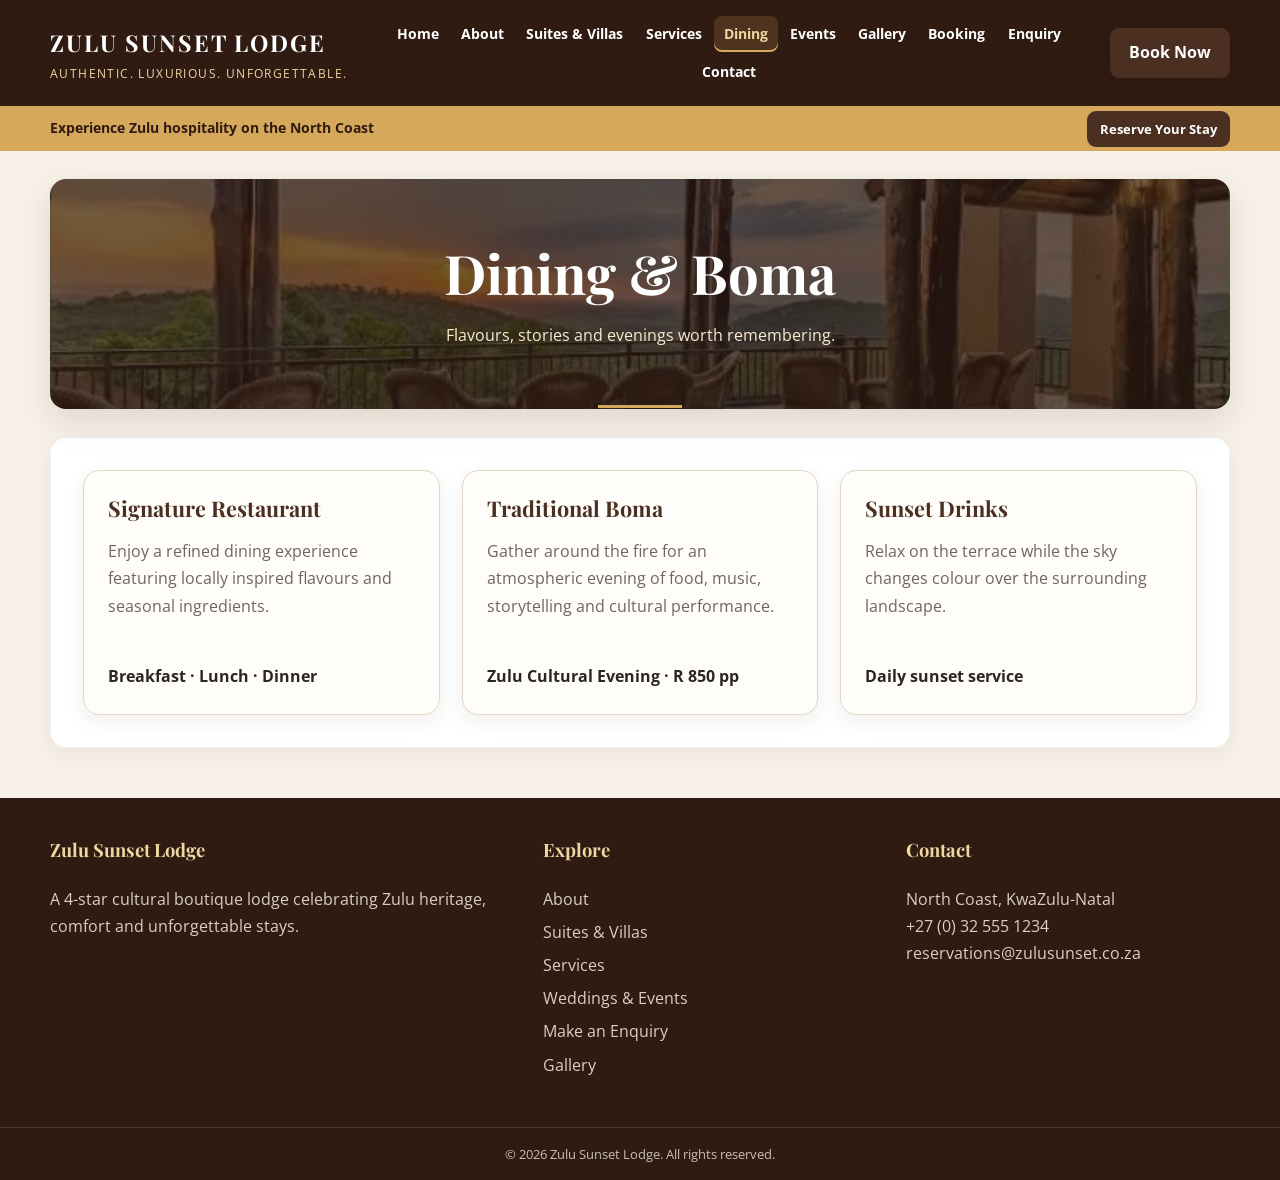
<file: Zulu sunsest lodge part3 professional/dining.html>
<!DOCTYPE html>
<html lang="en">
<head>
<meta charset="UTF-8">
<meta name="viewport" content="width=device-width, initial-scale=1.0">
<meta name="description" content="Discover dining at Zulu Sunset Lodge, with a focus on warm hospitality, local inspiration and shared moments.">
<title>Dining & Boma | Zulu Sunset Lodge</title>
<link rel="preconnect" href="https://fonts.googleapis.com">
<link rel="preconnect" href="https://fonts.gstatic.com" crossorigin>
<link href="https://fonts.googleapis.com/css2?family=Playfair+Display:wght@600;700&family=Montserrat:wght@400;600;700&family=Open+Sans:wght@300;400&display=swap" rel="stylesheet">
<link rel="stylesheet" href="styles.css">
<meta name="theme-color" content="#2f1b12">
</head>
<body>
<a class="skip-link" href="#main-content">Skip to main content</a>
<header class="header">
  <div class="navbar">
    <a class="logo" href="index.html">
      <h1>ZULU SUNSET LODGE</h1>
      <p>Authentic. Luxurious. Unforgettable.</p>
    </a>
    <nav class="nav-menu" id="primary-navigation" aria-label="Main navigation">
<a href="index.html">Home</a>
<a href="about.html">About</a>
<a href="rooms.html">Suites &amp; Villas</a>
<a href="services.html">Services</a>
<a href="dining.html">Dining</a>
<a href="events.html">Events</a>
<a href="gallery.html">Gallery</a>
<a href="booking.html">Booking</a>
<a href="enquiry.html">Enquiry</a>
<a href="contact.html">Contact</a>
</nav>
<button class="nav-toggle" type="button" aria-controls="primary-navigation" aria-expanded="false" aria-label="Open navigation menu"><span></span><span></span><span></span></button>
<div class="header-actions">
      <a class="btn btn-primary" href="booking.html">Book Now</a>
    </div>
  </div>
  <div class="sticky-booking-bar">
    <div class="booking-bar-content">
      <span>Experience Zulu hospitality on the North Coast</span>
      <a class="btn btn-small" href="booking.html">Reserve Your Stay</a>
    </div>
  </div>
</header>
<main id="main-content">
<section class="page-hero"><h2>Dining & Boma</h2><p>Flavours, stories and evenings worth remembering.</p></section>
<section class="content-section">
<div class="cards-grid">
  <div class="info-card"><h3>Signature Restaurant</h3><p>Enjoy a refined dining experience featuring locally inspired flavours and seasonal ingredients.</p><br><strong>Breakfast · Lunch · Dinner</strong></div>
  <div class="info-card"><h3>Traditional Boma</h3><p>Gather around the fire for an atmospheric evening of food, music, storytelling and cultural performance.</p><br><strong>Zulu Cultural Evening · R 850 pp</strong></div>
  <div class="info-card"><h3>Sunset Drinks</h3><p>Relax on the terrace while the sky changes colour over the surrounding landscape.</p><br><strong>Daily sunset service</strong></div>
</div>
</section>
</main>
<footer class="footer">
  <div class="footer-content">
    <div>
      <h4>Zulu Sunset Lodge</h4>
      <p>A 4-star cultural boutique lodge celebrating Zulu heritage, comfort and unforgettable stays.</p>
    </div>
    <div>
      <h4>Explore</h4>
      <ul>
        <li><a href="about.html">About</a></li>
        <li><a href="rooms.html">Suites & Villas</a></li>
        <li><a href="services.html">Services</a></li>
        <li><a href="events.html">Weddings &amp; Events</a></li>
        <li><a href="enquiry.html">Make an Enquiry</a></li>
        <li><a href="gallery.html">Gallery</a></li>
      </ul>
    </div>
    <div>
      <h4>Contact</h4>
      <p>North Coast, KwaZulu-Natal<br>+27 (0) 32 555 1234<br>reservations@zulusunset.co.za</p>
    </div>
  </div>
  <div class="footer-bottom">&copy; <span id="year"></span> Zulu Sunset Lodge. All rights reserved.</div>
</footer>
<script src="script.js" defer></script>
</body>
</html>
</file>
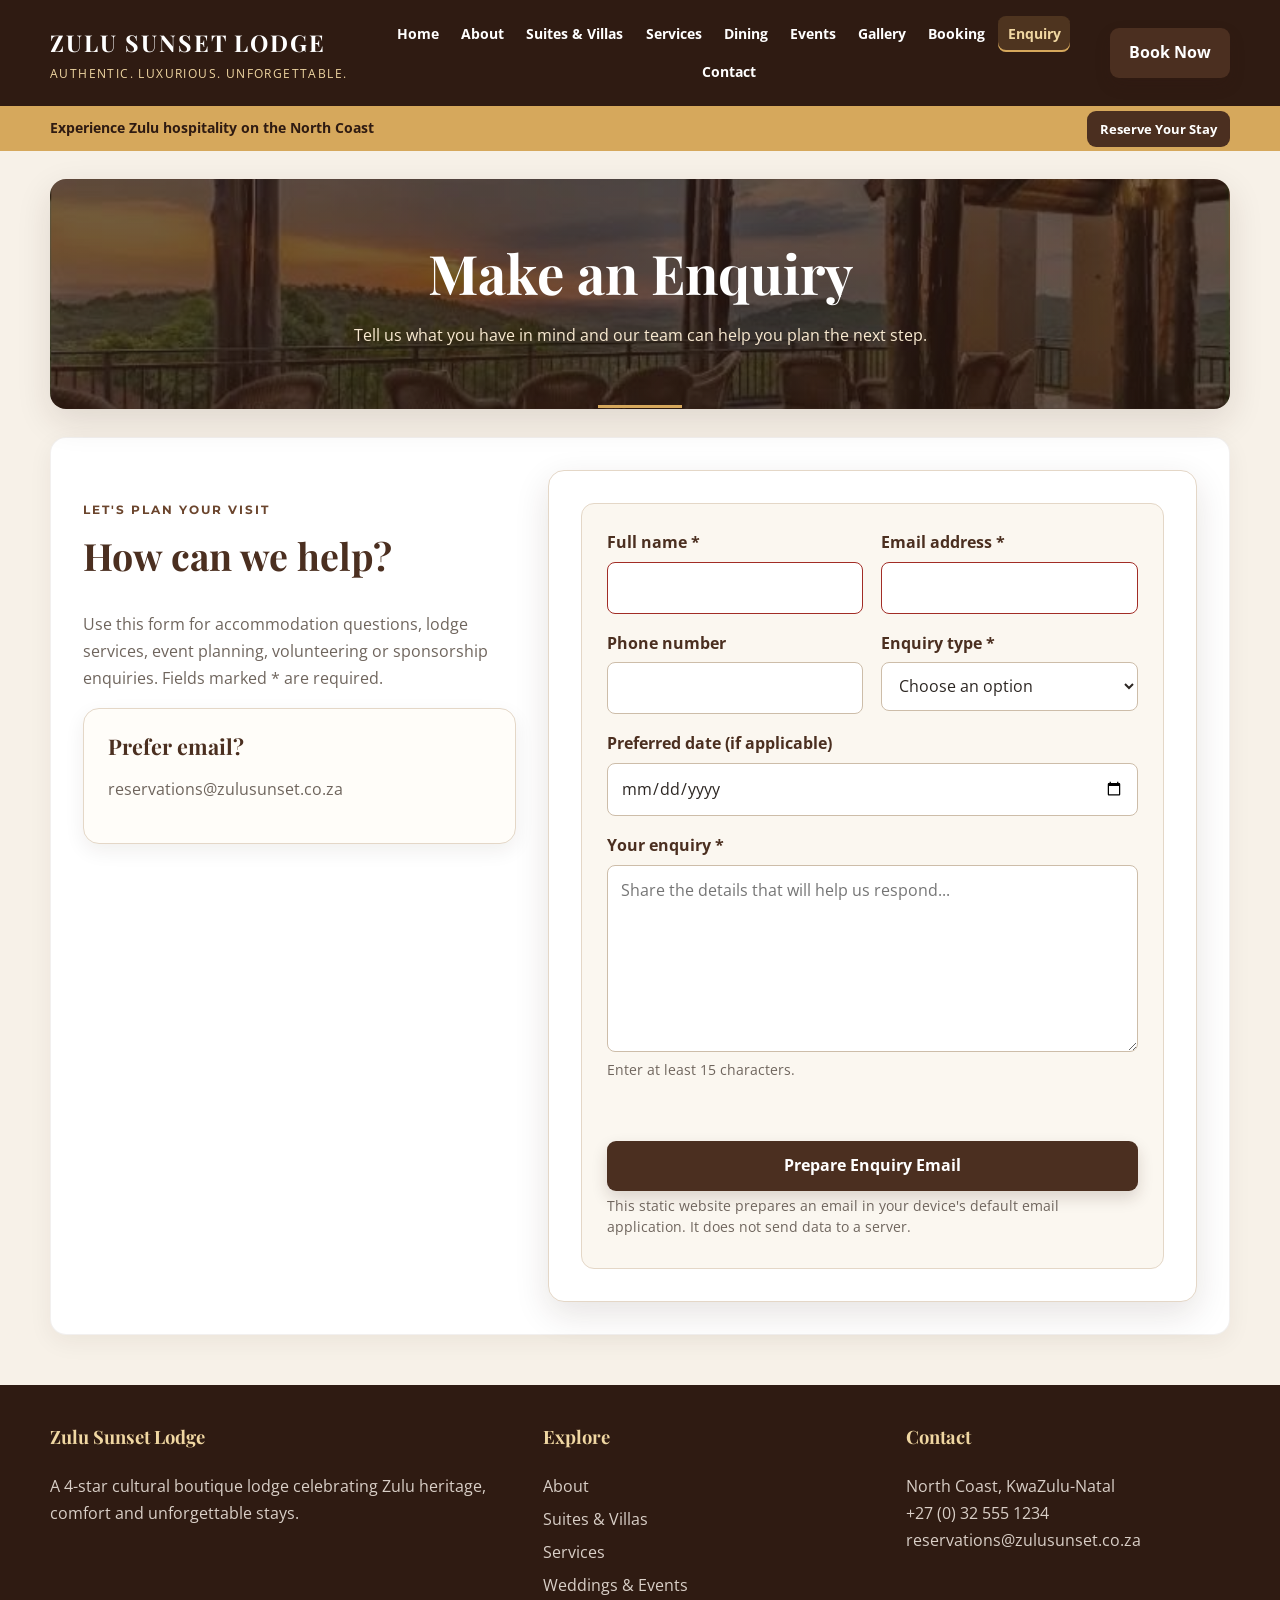
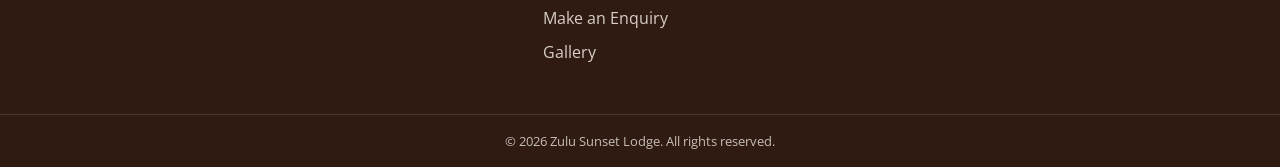
<file: Zulu sunsest lodge part3 professional/enquiry.html>
<!DOCTYPE html>
<html lang="en">
<head>
<meta charset="UTF-8">
<meta name="viewport" content="width=device-width, initial-scale=1.0">
<title>Make an Enquiry | Zulu Sunset Lodge</title>
<meta name="description" content="Enquire about accommodation, services, events, volunteering or sponsorship at Zulu Sunset Lodge.">
<meta name="theme-color" content="#2f1b12">
<link rel="preconnect" href="https://fonts.googleapis.com">
<link rel="preconnect" href="https://fonts.gstatic.com" crossorigin>
<link href="https://fonts.googleapis.com/css2?family=Playfair+Display:wght@600;700&family=Montserrat:wght@400;600;700&family=Open+Sans:wght@300;400;600;700&display=swap" rel="stylesheet">
<link rel="stylesheet" href="styles.css">
</head>
<body>
<a class="skip-link" href="#main-content">Skip to main content</a>
<header class="header">
  <div class="navbar">
    <a class="logo" href="index.html">
      <h1>ZULU SUNSET LODGE</h1>
      <p>Authentic. Luxurious. Unforgettable.</p>
    </a>
    <nav class="nav-menu" id="primary-navigation" aria-label="Main navigation">
<a href="index.html">Home</a>
<a href="about.html">About</a>
<a href="rooms.html">Suites &amp; Villas</a>
<a href="services.html">Services</a>
<a href="dining.html">Dining</a>
<a href="events.html">Events</a>
<a href="gallery.html">Gallery</a>
<a href="booking.html">Booking</a>
<a href="enquiry.html">Enquiry</a>
<a href="contact.html">Contact</a>
</nav>
<button class="nav-toggle" type="button" aria-controls="primary-navigation" aria-expanded="false" aria-label="Open navigation menu"><span></span><span></span><span></span></button>
<div class="header-actions">
      <a class="btn btn-primary" href="booking.html">Book Now</a>
    </div>
  </div>
  <div class="sticky-booking-bar">
    <div class="booking-bar-content">
      <span>Experience Zulu hospitality on the North Coast</span>
      <a class="btn btn-small" href="booking.html">Reserve Your Stay</a>
    </div>
  </div>
</header>
<main id="main-content">
<section class="page-hero"><h2>Make an Enquiry</h2><p>Tell us what you have in mind and our team can help you plan the next step.</p></section>
<section class="content-section form-layout">
<div class="form-intro"><p class="eyebrow">LET'S PLAN YOUR VISIT</p><h2>How can we help?</h2><p>Use this form for accommodation questions, lodge services, event planning, volunteering or sponsorship enquiries. Fields marked * are required.</p><div class="info-card"><h3>Prefer email?</h3><p><a href="mailto:reservations@zulusunset.co.za">reservations@zulusunset.co.za</a></p></div></div>
<div class="form-card">
<form id="enquiry-form" class="validated-form" novalidate>
<div class="form-row"><div class="form-field"><label for="enquiry-name">Full name *</label><input id="enquiry-name" name="name" autocomplete="name" required minlength="2" maxlength="80"></div><div class="form-field"><label for="enquiry-email">Email address *</label><input id="enquiry-email" name="email" type="email" autocomplete="email" required maxlength="120"></div></div>
<div class="form-row"><div class="form-field"><label for="enquiry-phone">Phone number</label><input id="enquiry-phone" name="phone" type="tel" autocomplete="tel" pattern="[0-9+() .-]{7,20}" title="Enter a valid phone number using 7 to 20 digits or common phone symbols."></div><div class="form-field"><label for="enquiry-type">Enquiry type *</label><select id="enquiry-type" name="type" required><option value="">Choose an option</option><option>Accommodation</option><option>Services and activities</option><option>Wedding or event</option><option>Volunteering</option><option>Sponsorship</option><option>Other</option></select></div></div>
<div class="form-field"><label for="enquiry-date">Preferred date (if applicable)</label><input id="enquiry-date" name="preferredDate" type="date"></div>
<div class="form-field"><label for="enquiry-message">Your enquiry *</label><textarea id="enquiry-message" name="message" rows="6" required minlength="15" maxlength="1500" placeholder="Share the details that will help us respond..."></textarea><small>Enter at least 15 characters.</small></div>
<p class="form-feedback" id="enquiry-feedback" role="status" aria-live="polite"></p>
<button class="btn btn-primary btn-full" type="submit">Prepare Enquiry Email</button>
<p class="form-note">This static website prepares an email in your device's default email application. It does not send data to a server.</p>
</form>
</div>
</section>
</main>
<footer class="footer">
  <div class="footer-content">
    <div>
      <h4>Zulu Sunset Lodge</h4>
      <p>A 4-star cultural boutique lodge celebrating Zulu heritage, comfort and unforgettable stays.</p>
    </div>
    <div>
      <h4>Explore</h4>
      <ul>
        <li><a href="about.html">About</a></li>
        <li><a href="rooms.html">Suites & Villas</a></li>
        <li><a href="services.html">Services</a></li>
        <li><a href="events.html">Weddings &amp; Events</a></li>
        <li><a href="enquiry.html">Make an Enquiry</a></li>
        <li><a href="gallery.html">Gallery</a></li>
      </ul>
    </div>
    <div>
      <h4>Contact</h4>
      <p>North Coast, KwaZulu-Natal<br>+27 (0) 32 555 1234<br>reservations@zulusunset.co.za</p>
    </div>
  </div>
  <div class="footer-bottom">&copy; <span id="year"></span> Zulu Sunset Lodge. All rights reserved.</div>
</footer>
<script src="script.js" defer></script>
</body>
</html>
</file>
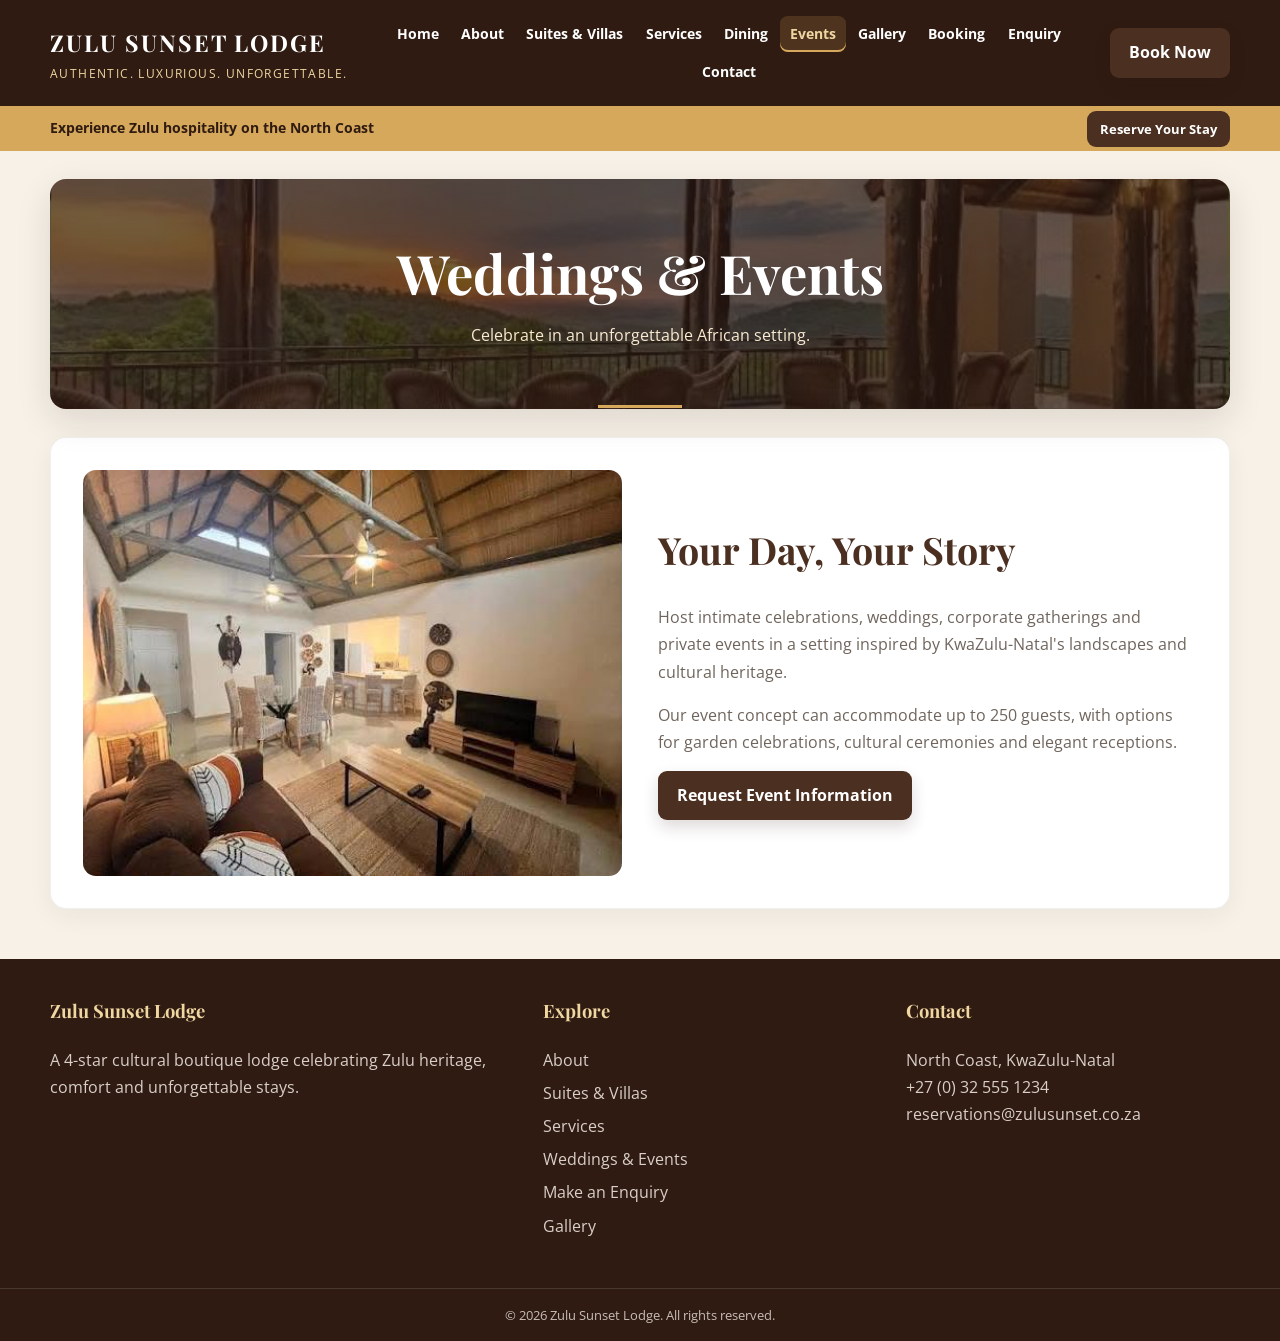
<file: Zulu sunsest lodge part3 professional/events.html>
<!DOCTYPE html>
<html lang="en">
<head>
<meta charset="UTF-8">
<meta name="viewport" content="width=device-width, initial-scale=1.0">
<meta name="description" content="Plan a special celebration at Zulu Sunset Lodge. Enquire about weddings, private gatherings and event arrangements.">
<title>Weddings & Events | Zulu Sunset Lodge</title>
<link rel="preconnect" href="https://fonts.googleapis.com">
<link rel="preconnect" href="https://fonts.gstatic.com" crossorigin>
<link href="https://fonts.googleapis.com/css2?family=Playfair+Display:wght@600;700&family=Montserrat:wght@400;600;700&family=Open+Sans:wght@300;400&display=swap" rel="stylesheet">
<link rel="stylesheet" href="styles.css">
<meta name="theme-color" content="#2f1b12">
</head>
<body>
<a class="skip-link" href="#main-content">Skip to main content</a>
<header class="header">
  <div class="navbar">
    <a class="logo" href="index.html">
      <h1>ZULU SUNSET LODGE</h1>
      <p>Authentic. Luxurious. Unforgettable.</p>
    </a>
    <nav class="nav-menu" id="primary-navigation" aria-label="Main navigation">
<a href="index.html">Home</a>
<a href="about.html">About</a>
<a href="rooms.html">Suites &amp; Villas</a>
<a href="services.html">Services</a>
<a href="dining.html">Dining</a>
<a href="events.html">Events</a>
<a href="gallery.html">Gallery</a>
<a href="booking.html">Booking</a>
<a href="enquiry.html">Enquiry</a>
<a href="contact.html">Contact</a>
</nav>
<button class="nav-toggle" type="button" aria-controls="primary-navigation" aria-expanded="false" aria-label="Open navigation menu"><span></span><span></span><span></span></button>
<div class="header-actions">
      <a class="btn btn-primary" href="booking.html">Book Now</a>
    </div>
  </div>
  <div class="sticky-booking-bar">
    <div class="booking-bar-content">
      <span>Experience Zulu hospitality on the North Coast</span>
      <a class="btn btn-small" href="booking.html">Reserve Your Stay</a>
    </div>
  </div>
</header>
<main id="main-content">
<section class="page-hero"><h2>Weddings & Events</h2><p>Celebrate in an unforgettable African setting.</p></section>
<section class="content-section">
<div class="two-col">
  <img src="Images/garden-villa.jpeg" alt="Lodge entertaining space">
  <div><h2>Your Day, Your Story</h2><p>Host intimate celebrations, weddings, corporate gatherings and private events in a setting inspired by KwaZulu-Natal's landscapes and cultural heritage.</p><p style="margin:15px 0">Our event concept can accommodate up to 250 guests, with options for garden celebrations, cultural ceremonies and elegant receptions.</p><a class="btn btn-primary" href="contact.html">Request Event Information</a></div>
</div>
</section>
</main>
<footer class="footer">
  <div class="footer-content">
    <div>
      <h4>Zulu Sunset Lodge</h4>
      <p>A 4-star cultural boutique lodge celebrating Zulu heritage, comfort and unforgettable stays.</p>
    </div>
    <div>
      <h4>Explore</h4>
      <ul>
        <li><a href="about.html">About</a></li>
        <li><a href="rooms.html">Suites & Villas</a></li>
        <li><a href="services.html">Services</a></li>
        <li><a href="events.html">Weddings &amp; Events</a></li>
        <li><a href="enquiry.html">Make an Enquiry</a></li>
        <li><a href="gallery.html">Gallery</a></li>
      </ul>
    </div>
    <div>
      <h4>Contact</h4>
      <p>North Coast, KwaZulu-Natal<br>+27 (0) 32 555 1234<br>reservations@zulusunset.co.za</p>
    </div>
  </div>
  <div class="footer-bottom">&copy; <span id="year"></span> Zulu Sunset Lodge. All rights reserved.</div>
</footer>
<script src="script.js" defer></script>
</body>
</html>
</file>
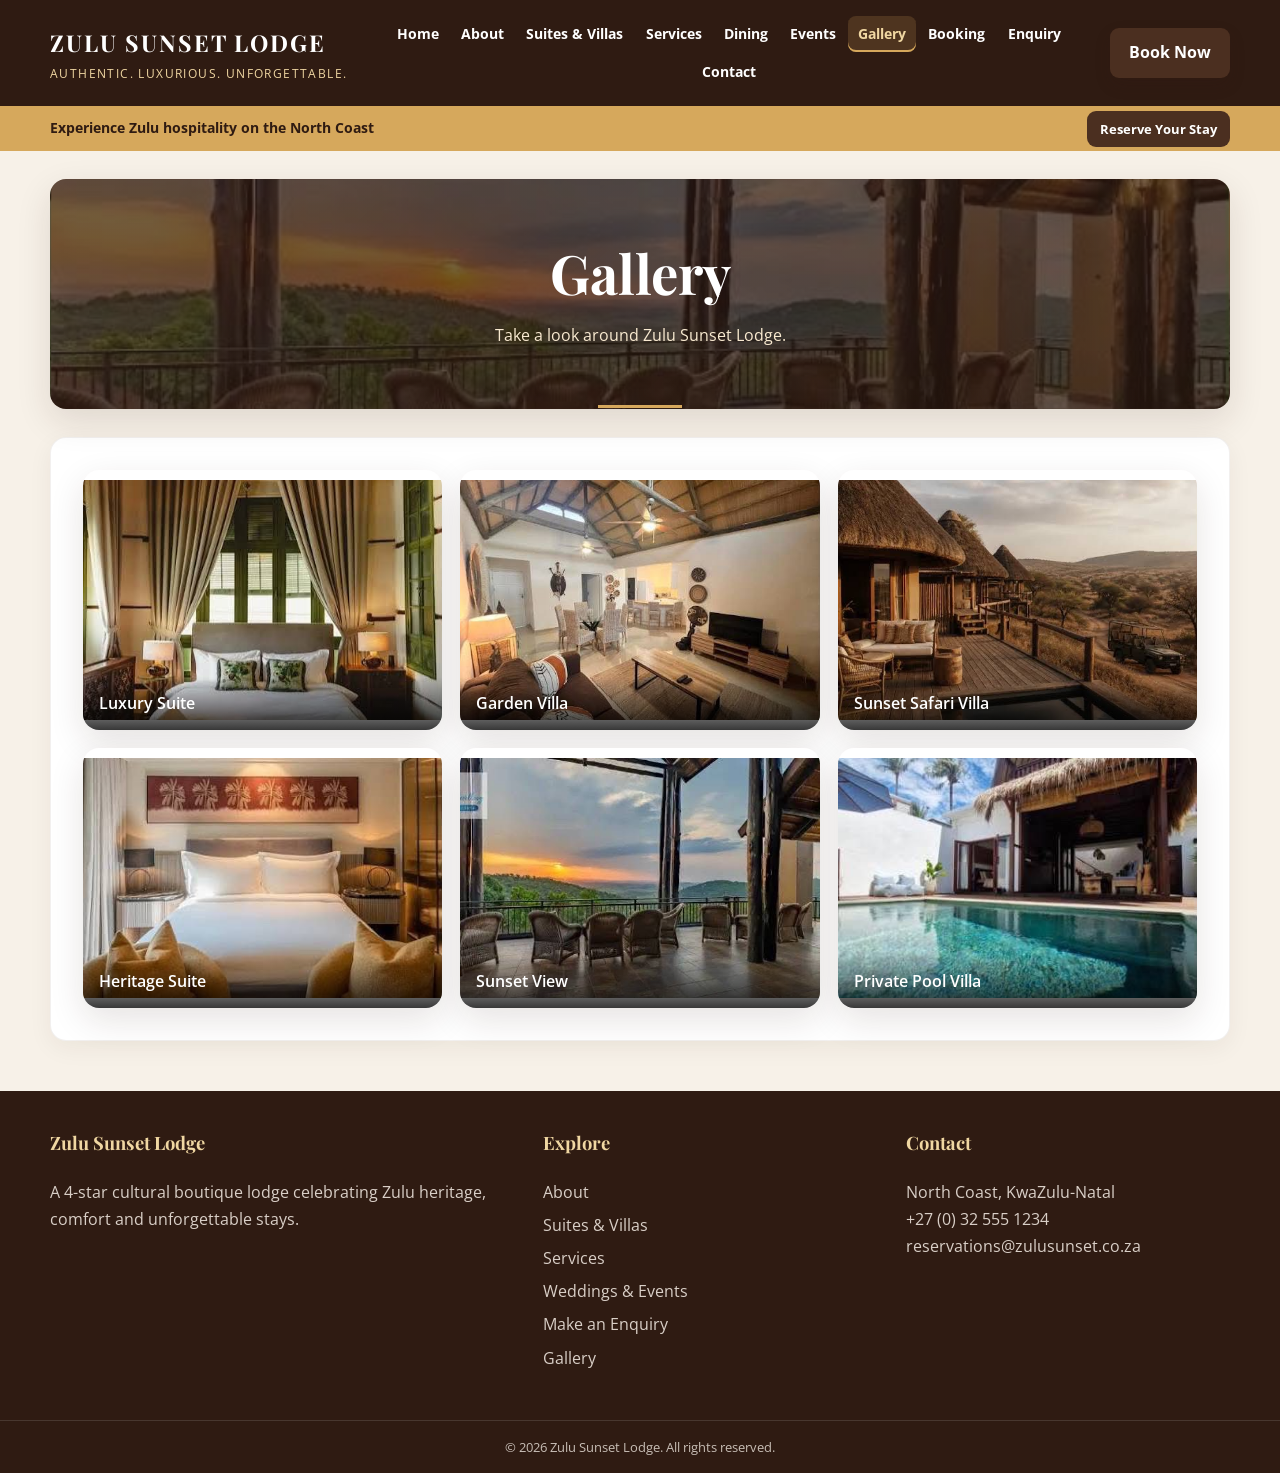
<file: Zulu sunsest lodge part3 professional/gallery.html>
<!DOCTYPE html>
<html lang="en">
<head>
<meta charset="UTF-8">
<meta name="viewport" content="width=device-width, initial-scale=1.0">
<meta name="description" content="View accommodation and lodge inspiration in the Zulu Sunset Lodge photo gallery.">
<title>Photo Gallery | Zulu Sunset Lodge</title>
<link rel="preconnect" href="https://fonts.googleapis.com">
<link rel="preconnect" href="https://fonts.gstatic.com" crossorigin>
<link href="https://fonts.googleapis.com/css2?family=Playfair+Display:wght@600;700&family=Montserrat:wght@400;600;700&family=Open+Sans:wght@300;400&display=swap" rel="stylesheet">
<link rel="stylesheet" href="styles.css">
<meta name="theme-color" content="#2f1b12">
</head>
<body>
<a class="skip-link" href="#main-content">Skip to main content</a>
<header class="header">
  <div class="navbar">
    <a class="logo" href="index.html">
      <h1>ZULU SUNSET LODGE</h1>
      <p>Authentic. Luxurious. Unforgettable.</p>
    </a>
    <nav class="nav-menu" id="primary-navigation" aria-label="Main navigation">
<a href="index.html">Home</a>
<a href="about.html">About</a>
<a href="rooms.html">Suites &amp; Villas</a>
<a href="services.html">Services</a>
<a href="dining.html">Dining</a>
<a href="events.html">Events</a>
<a href="gallery.html">Gallery</a>
<a href="booking.html">Booking</a>
<a href="enquiry.html">Enquiry</a>
<a href="contact.html">Contact</a>
</nav>
<button class="nav-toggle" type="button" aria-controls="primary-navigation" aria-expanded="false" aria-label="Open navigation menu"><span></span><span></span><span></span></button>
<div class="header-actions">
      <a class="btn btn-primary" href="booking.html">Book Now</a>
    </div>
  </div>
  <div class="sticky-booking-bar">
    <div class="booking-bar-content">
      <span>Experience Zulu hospitality on the North Coast</span>
      <a class="btn btn-small" href="booking.html">Reserve Your Stay</a>
    </div>
  </div>
</header>
<main id="main-content">
<section class="page-hero"><h2>Gallery</h2><p>Take a look around Zulu Sunset Lodge.</p></section>
<section class="content-section"><div class="gallery-grid"><button class="gallery-item gallery-trigger" type="button" data-full-image="Images/luxury-suite.jpeg" data-image-alt="Luxury Suite" aria-label="Enlarge Luxury Suite"><img src="Images/luxury-suite.jpeg" alt="Luxury Suite" loading="lazy"><span>Luxury Suite</span></button><button class="gallery-item gallery-trigger" type="button" data-full-image="Images/garden-villa.jpeg" data-image-alt="Garden Villa" aria-label="Enlarge Garden Villa"><img src="Images/garden-villa.jpeg" alt="Garden Villa" loading="lazy"><span>Garden Villa</span></button><button class="gallery-item gallery-trigger" type="button" data-full-image="Images/safari-villa.jpeg" data-image-alt="Sunset Safari Villa" aria-label="Enlarge Sunset Safari Villa"><img src="Images/safari-villa.jpeg" alt="Sunset Safari Villa" loading="lazy"><span>Sunset Safari Villa</span></button><button class="gallery-item gallery-trigger" type="button" data-full-image="Images/heritage-suite.jpeg" data-image-alt="Heritage Suite" aria-label="Enlarge Heritage Suite"><img src="Images/heritage-suite.jpeg" alt="Heritage Suite" loading="lazy"><span>Heritage Suite</span></button><button class="gallery-item gallery-trigger" type="button" data-full-image="Images/sunset-view.jpeg" data-image-alt="Sunset View" aria-label="Enlarge Sunset View"><img src="Images/sunset-view.jpeg" alt="Sunset View" loading="lazy"><span>Sunset View</span></button><button class="gallery-item gallery-trigger" type="button" data-full-image="Images/pool-villa.jpeg" data-image-alt="Private Pool Villa" aria-label="Enlarge Private Pool Villa"><img src="Images/pool-villa.jpeg" alt="Private Pool Villa" loading="lazy"><span>Private Pool Villa</span></button></div></section>
</main>
<footer class="footer">
  <div class="footer-content">
    <div>
      <h4>Zulu Sunset Lodge</h4>
      <p>A 4-star cultural boutique lodge celebrating Zulu heritage, comfort and unforgettable stays.</p>
    </div>
    <div>
      <h4>Explore</h4>
      <ul>
        <li><a href="about.html">About</a></li>
        <li><a href="rooms.html">Suites & Villas</a></li>
        <li><a href="services.html">Services</a></li>
        <li><a href="events.html">Weddings &amp; Events</a></li>
        <li><a href="enquiry.html">Make an Enquiry</a></li>
        <li><a href="gallery.html">Gallery</a></li>
      </ul>
    </div>
    <div>
      <h4>Contact</h4>
      <p>North Coast, KwaZulu-Natal<br>+27 (0) 32 555 1234<br>reservations@zulusunset.co.za</p>
    </div>
  </div>
  <div class="footer-bottom">&copy; <span id="year"></span> Zulu Sunset Lodge. All rights reserved.</div>
</footer>
<script src="script.js" defer></script>
</body>
</html>
</file>
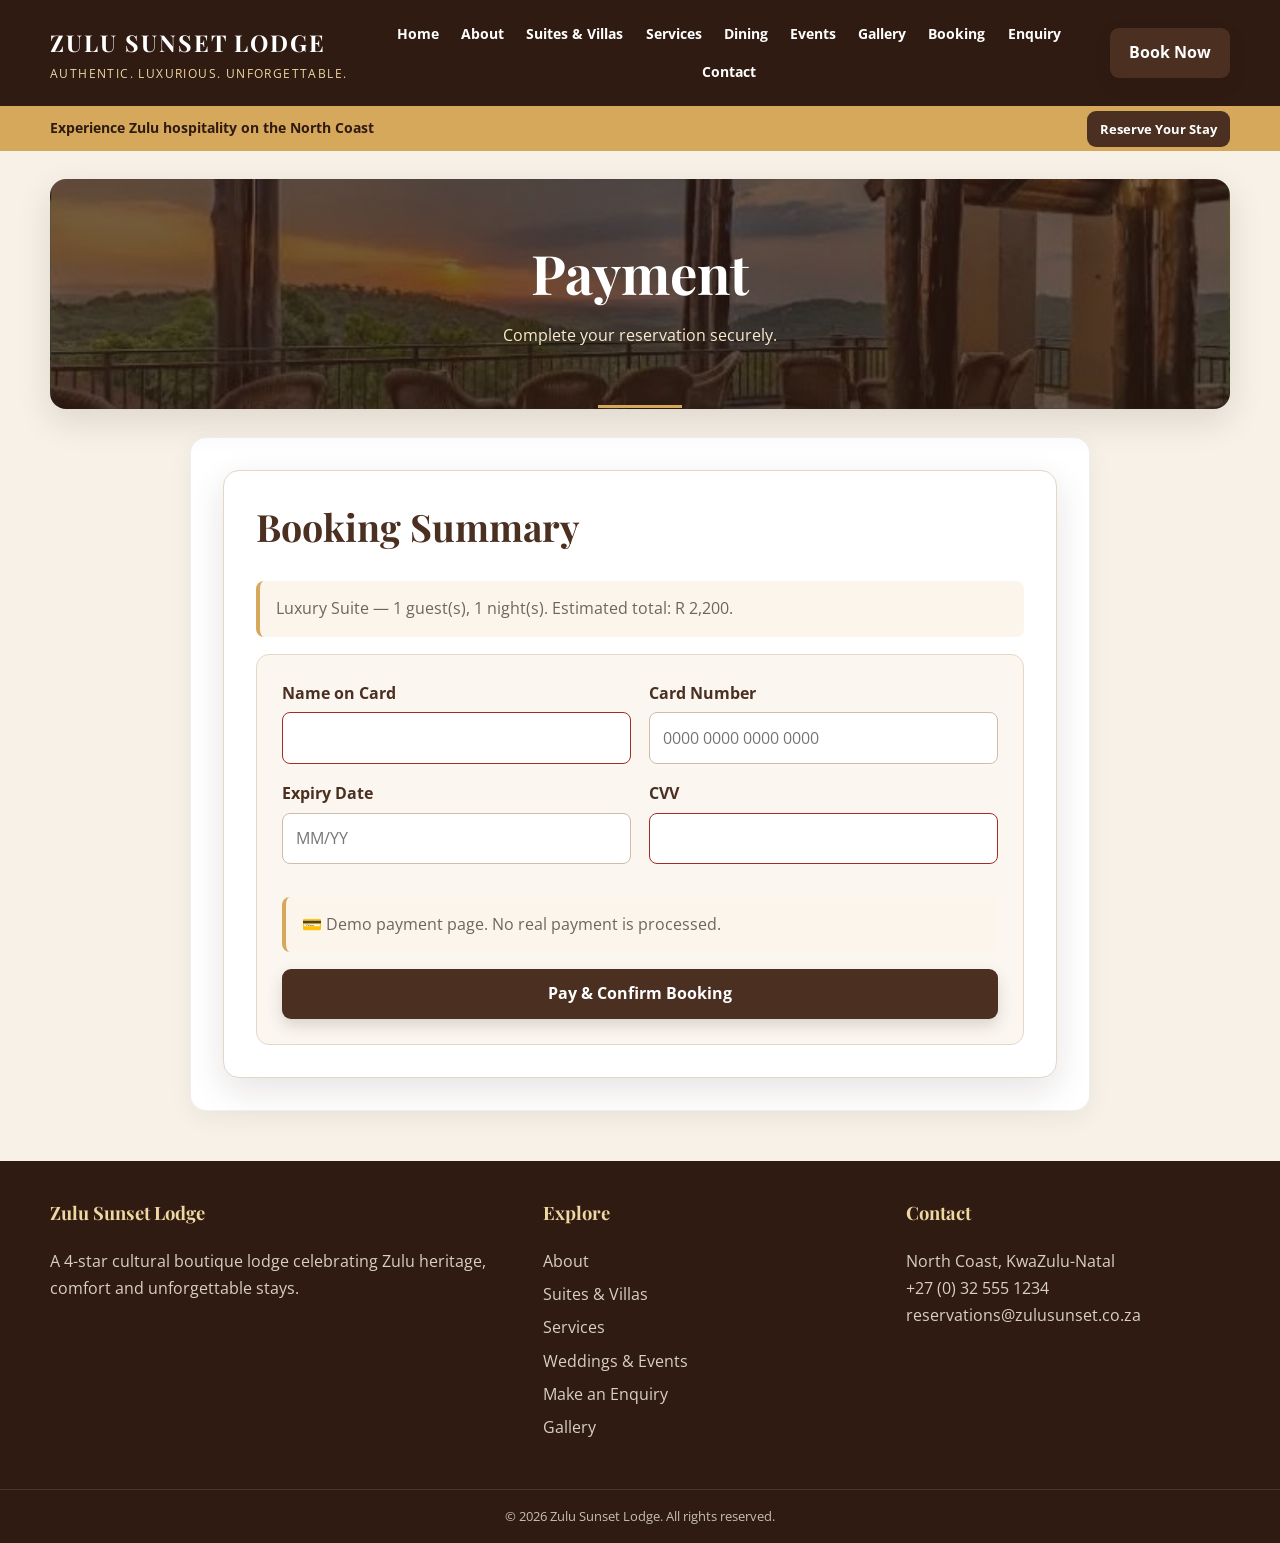
<file: Zulu sunsest lodge part3 professional/payment.html>
<!DOCTYPE html>
<html lang="en">
<head>
<meta charset="UTF-8">
<meta name="viewport" content="width=device-width, initial-scale=1.0">
<meta name="description" content="Review your sample booking details. This educational demonstration does not process real payments.">
<title>Payment Demonstration | Zulu Sunset Lodge</title>
<link rel="preconnect" href="https://fonts.googleapis.com">
<link rel="preconnect" href="https://fonts.gstatic.com" crossorigin>
<link href="https://fonts.googleapis.com/css2?family=Playfair+Display:wght@600;700&family=Montserrat:wght@400;600;700&family=Open+Sans:wght@300;400&display=swap" rel="stylesheet">
<link rel="stylesheet" href="styles.css">
<meta name="theme-color" content="#2f1b12">
</head>
<body>
<a class="skip-link" href="#main-content">Skip to main content</a>
<header class="header">
  <div class="navbar">
    <a class="logo" href="index.html">
      <h1>ZULU SUNSET LODGE</h1>
      <p>Authentic. Luxurious. Unforgettable.</p>
    </a>
    <nav class="nav-menu" id="primary-navigation" aria-label="Main navigation">
<a href="index.html">Home</a>
<a href="about.html">About</a>
<a href="rooms.html">Suites &amp; Villas</a>
<a href="services.html">Services</a>
<a href="dining.html">Dining</a>
<a href="events.html">Events</a>
<a href="gallery.html">Gallery</a>
<a href="booking.html">Booking</a>
<a href="enquiry.html">Enquiry</a>
<a href="contact.html">Contact</a>
</nav>
<button class="nav-toggle" type="button" aria-controls="primary-navigation" aria-expanded="false" aria-label="Open navigation menu"><span></span><span></span><span></span></button>
<div class="header-actions">
      <a class="btn btn-primary" href="booking.html">Book Now</a>
    </div>
  </div>
  <div class="sticky-booking-bar">
    <div class="booking-bar-content">
      <span>Experience Zulu hospitality on the North Coast</span>
      <a class="btn btn-small" href="booking.html">Reserve Your Stay</a>
    </div>
  </div>
</header>
<main id="main-content">
<section class="page-hero"><h2>Payment</h2><p>Complete your reservation securely.</p></section>
<section class="booking-page">
<div class="form-card">
  <h2>Booking Summary</h2>
  <div class="notice" id="payment-summary">Loading booking...</div>
  <form id="payment-form">
    <div class="form-row">
      <div class="form-field"><label>Name on Card</label><input required></div>
      <div class="form-field"><label>Card Number</label><input inputmode="numeric" placeholder="0000 0000 0000 0000" required></div>
    </div>
    <div class="form-row">
      <div class="form-field"><label>Expiry Date</label><input placeholder="MM/YY" required></div>
      <div class="form-field"><label>CVV</label><input type="password" maxlength="4" required></div>
    </div>
    <div class="notice">💳 Demo payment page. No real payment is processed.</div>
    <button class="btn btn-primary btn-full" type="submit">Pay & Confirm Booking</button>
  </form>
</div>
</section>
</main>
<footer class="footer">
  <div class="footer-content">
    <div>
      <h4>Zulu Sunset Lodge</h4>
      <p>A 4-star cultural boutique lodge celebrating Zulu heritage, comfort and unforgettable stays.</p>
    </div>
    <div>
      <h4>Explore</h4>
      <ul>
        <li><a href="about.html">About</a></li>
        <li><a href="rooms.html">Suites & Villas</a></li>
        <li><a href="services.html">Services</a></li>
        <li><a href="events.html">Weddings &amp; Events</a></li>
        <li><a href="enquiry.html">Make an Enquiry</a></li>
        <li><a href="gallery.html">Gallery</a></li>
      </ul>
    </div>
    <div>
      <h4>Contact</h4>
      <p>North Coast, KwaZulu-Natal<br>+27 (0) 32 555 1234<br>reservations@zulusunset.co.za</p>
    </div>
  </div>
  <div class="footer-bottom">&copy; <span id="year"></span> Zulu Sunset Lodge. All rights reserved.</div>
</footer>
<script src="script.js" defer></script>
</body>
</html>
</file>
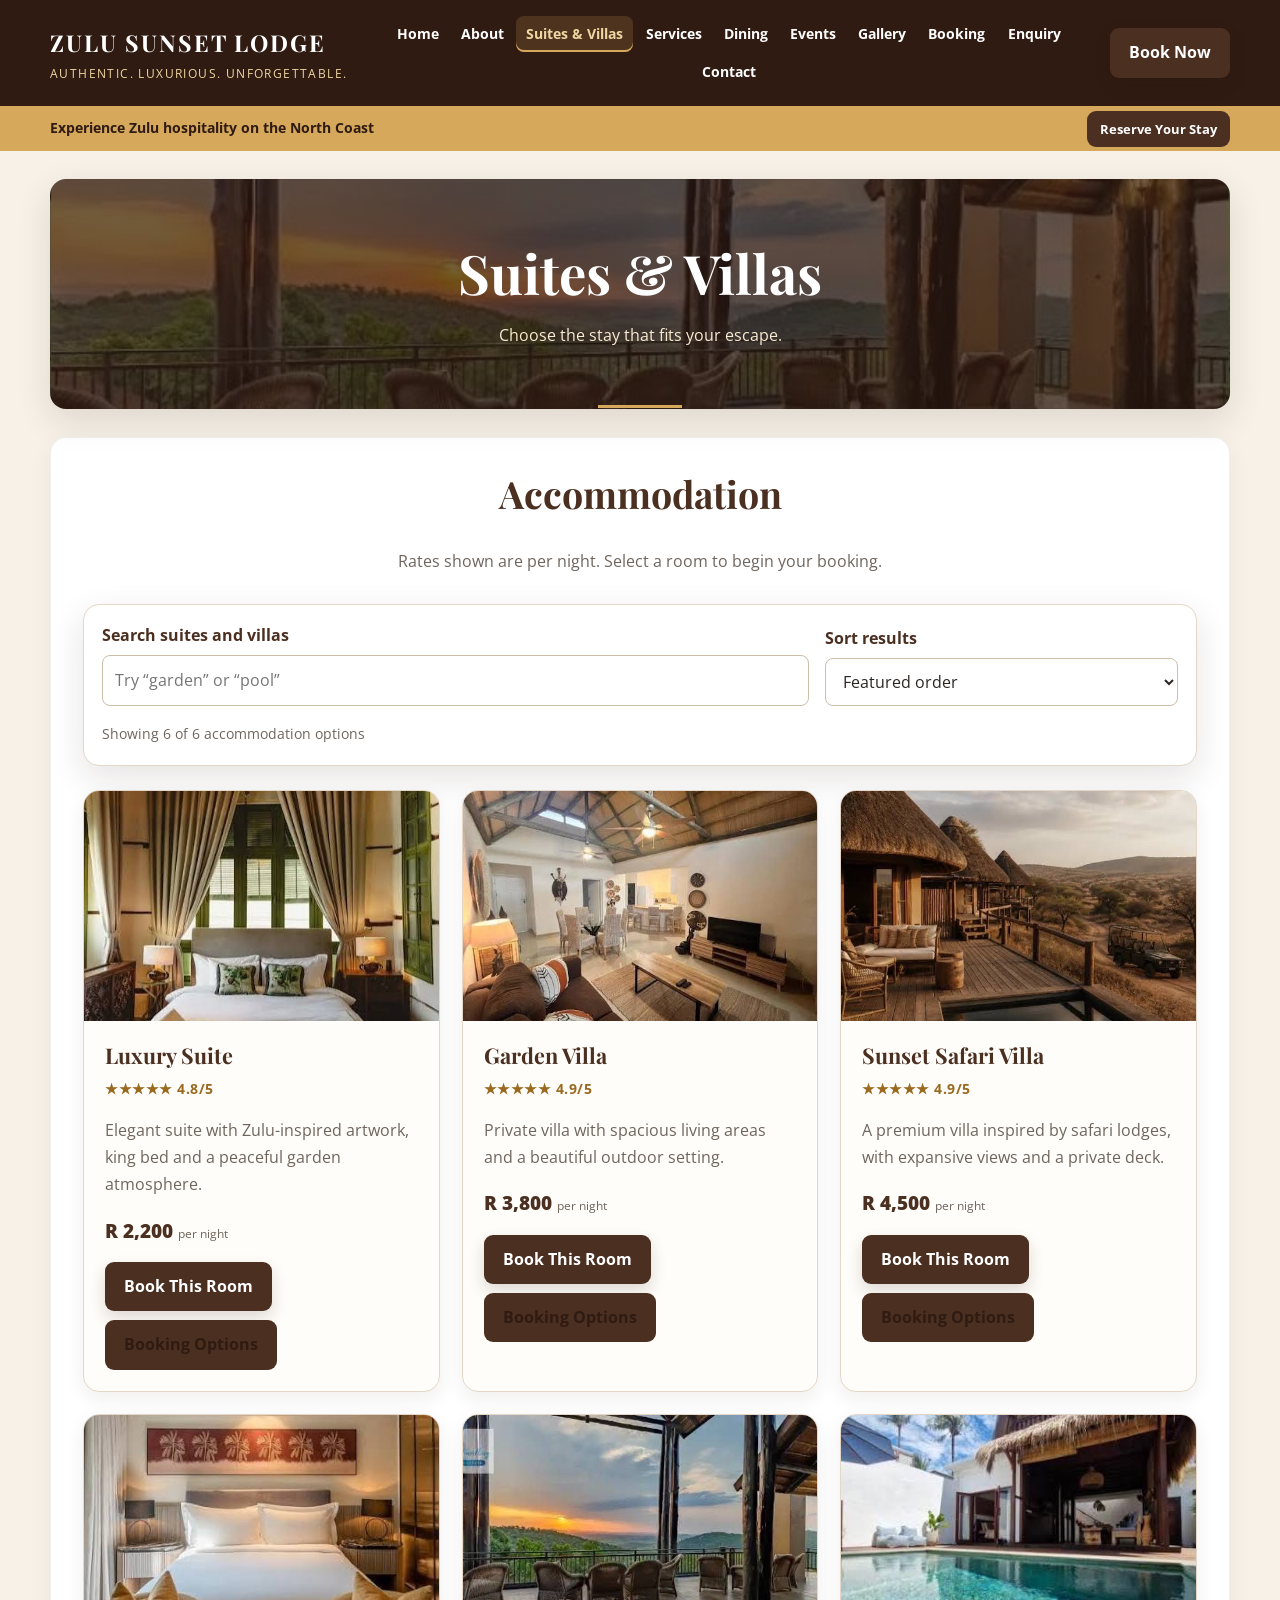
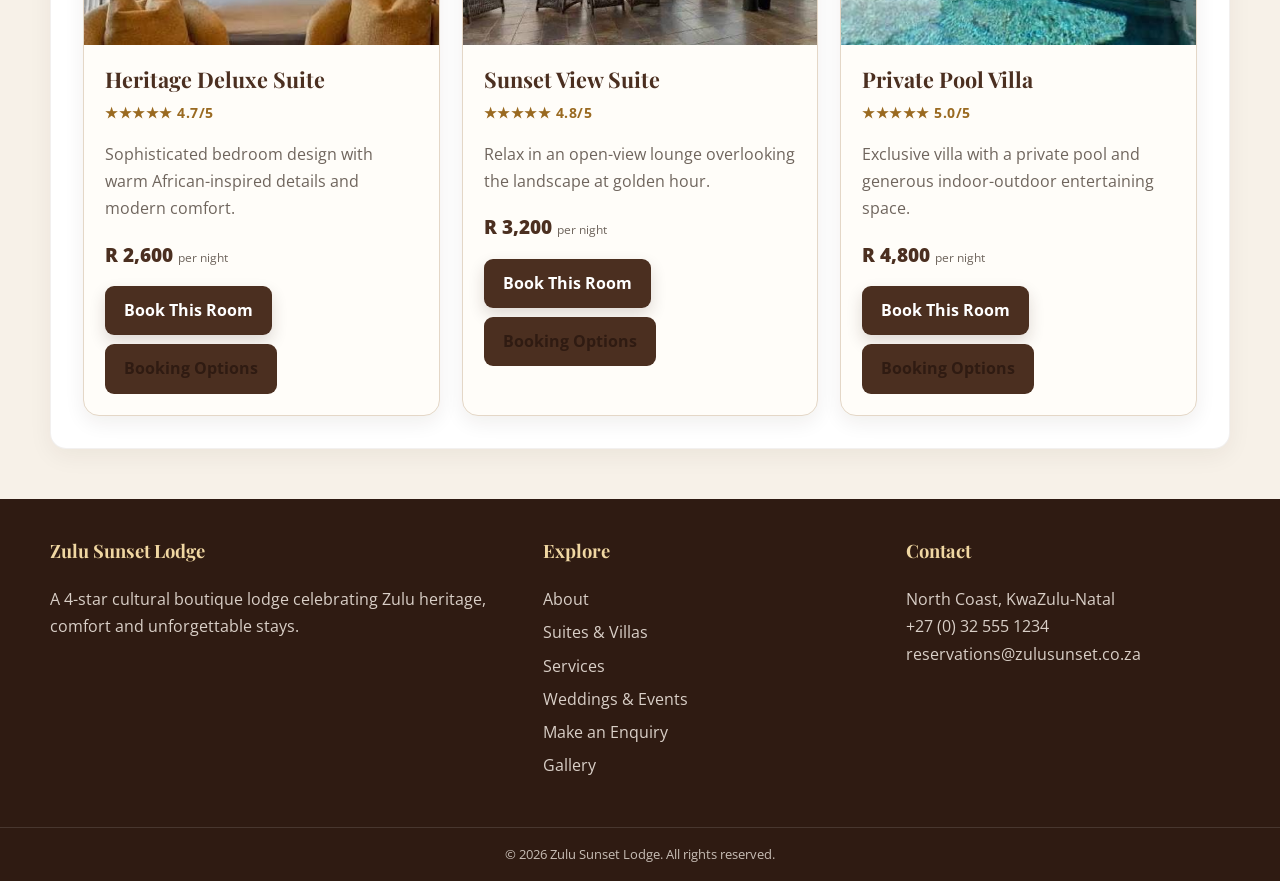
<file: Zulu sunsest lodge part3 professional/rooms.html>
<!DOCTYPE html>
<html lang="en">
<head>
<meta charset="UTF-8">
<meta name="viewport" content="width=device-width, initial-scale=1.0">
<meta name="description" content="Explore suites and private villas at Zulu Sunset Lodge. Compare accommodation styles and indicative nightly rates before booking.">
<title>Suites & Villas | Zulu Sunset Lodge</title>
<link rel="preconnect" href="https://fonts.googleapis.com">
<link rel="preconnect" href="https://fonts.gstatic.com" crossorigin>
<link href="https://fonts.googleapis.com/css2?family=Playfair+Display:wght@600;700&family=Montserrat:wght@400;600;700&family=Open+Sans:wght@300;400&display=swap" rel="stylesheet">
<link rel="stylesheet" href="styles.css">
<meta name="theme-color" content="#2f1b12">
</head>
<body>
<a class="skip-link" href="#main-content">Skip to main content</a>
<header class="header">
  <div class="navbar">
    <a class="logo" href="index.html">
      <h1>ZULU SUNSET LODGE</h1>
      <p>Authentic. Luxurious. Unforgettable.</p>
    </a>
    <nav class="nav-menu" id="primary-navigation" aria-label="Main navigation">
<a href="index.html">Home</a>
<a href="about.html">About</a>
<a href="rooms.html">Suites &amp; Villas</a>
<a href="services.html">Services</a>
<a href="dining.html">Dining</a>
<a href="events.html">Events</a>
<a href="gallery.html">Gallery</a>
<a href="booking.html">Booking</a>
<a href="enquiry.html">Enquiry</a>
<a href="contact.html">Contact</a>
</nav>
<button class="nav-toggle" type="button" aria-controls="primary-navigation" aria-expanded="false" aria-label="Open navigation menu"><span></span><span></span><span></span></button>
<div class="header-actions">
      <a class="btn btn-primary" href="booking.html">Book Now</a>
    </div>
  </div>
  <div class="sticky-booking-bar">
    <div class="booking-bar-content">
      <span>Experience Zulu hospitality on the North Coast</span>
      <a class="btn btn-small" href="booking.html">Reserve Your Stay</a>
    </div>
  </div>
</header>
<main id="main-content">
<section class="page-hero"><h2>Suites & Villas</h2><p>Choose the stay that fits your escape.</p></section>
<section class="content-section">
  <div class="section-title"><h2>Accommodation</h2><p>Rates shown are per night. Select a room to begin your booking.</p></div>
  <div class="listing-tools" aria-label="Search accommodation">
  <div class="form-field"><label for="room-search">Search suites and villas</label><input id="room-search" type="search" placeholder="Try “garden” or “pool”" autocomplete="off"></div>
  <div class="form-field"><label for="room-sort">Sort results</label><select id="room-sort"><option value="default">Featured order</option><option value="price-asc">Price: low to high</option><option value="price-desc">Price: high to low</option><option value="name">Name: A to Z</option></select></div>
  <p id="room-results-count" class="results-count" role="status" aria-live="polite">Showing all accommodation options</p>
</div>
<div class="rooms-grid" id="rooms-list">
<div class="room-card">
  <img src="Images/luxury-suite.jpeg" alt="Luxury Suite">
  <div class="room-body">
    <h3>Luxury Suite</h3>
    <div class="rating">★★★★★ 4.8/5</div>
    <p>Elegant suite with Zulu-inspired artwork, king bed and a peaceful garden atmosphere.</p>
    <span class="room-price">R 2,200 <small>per night</small></span>
    <div class="card-actions">
      <button class="btn btn-primary" data-room="luxury">Book This Room</button>
      <a class="btn btn-secondary" style="background:#4b2f20" href="booking.html">Booking Options</a>
    </div>
  </div>
</div>
<div class="room-card">
  <img src="Images/garden-villa.jpeg" alt="Garden Villa">
  <div class="room-body">
    <h3>Garden Villa</h3>
    <div class="rating">★★★★★ 4.9/5</div>
    <p>Private villa with spacious living areas and a beautiful outdoor setting.</p>
    <span class="room-price">R 3,800 <small>per night</small></span>
    <div class="card-actions">
      <button class="btn btn-primary" data-room="garden">Book This Room</button>
      <a class="btn btn-secondary" style="background:#4b2f20" href="booking.html">Booking Options</a>
    </div>
  </div>
</div>
<div class="room-card">
  <img src="Images/safari-villa.jpeg" alt="Sunset Safari Villa">
  <div class="room-body">
    <h3>Sunset Safari Villa</h3>
    <div class="rating">★★★★★ 4.9/5</div>
    <p>A premium villa inspired by safari lodges, with expansive views and a private deck.</p>
    <span class="room-price">R 4,500 <small>per night</small></span>
    <div class="card-actions">
      <button class="btn btn-primary" data-room="safari">Book This Room</button>
      <a class="btn btn-secondary" style="background:#4b2f20" href="booking.html">Booking Options</a>
    </div>
  </div>
</div>
<div class="room-card">
  <img src="Images/heritage-suite.jpeg" alt="Heritage Deluxe Suite">
  <div class="room-body">
    <h3>Heritage Deluxe Suite</h3>
    <div class="rating">★★★★★ 4.7/5</div>
    <p>Sophisticated bedroom design with warm African-inspired details and modern comfort.</p>
    <span class="room-price">R 2,600 <small>per night</small></span>
    <div class="card-actions">
      <button class="btn btn-primary" data-room="heritage">Book This Room</button>
      <a class="btn btn-secondary" style="background:#4b2f20" href="booking.html">Booking Options</a>
    </div>
  </div>
</div>
<div class="room-card">
  <img src="Images/sunset-view.jpeg" alt="Sunset View Suite">
  <div class="room-body">
    <h3>Sunset View Suite</h3>
    <div class="rating">★★★★★ 4.8/5</div>
    <p>Relax in an open-view lounge overlooking the landscape at golden hour.</p>
    <span class="room-price">R 3,200 <small>per night</small></span>
    <div class="card-actions">
      <button class="btn btn-primary" data-room="sunset">Book This Room</button>
      <a class="btn btn-secondary" style="background:#4b2f20" href="booking.html">Booking Options</a>
    </div>
  </div>
</div>
<div class="room-card">
  <img src="Images/pool-villa.jpeg" alt="Private Pool Villa">
  <div class="room-body">
    <h3>Private Pool Villa</h3>
    <div class="rating">★★★★★ 5.0/5</div>
    <p>Exclusive villa with a private pool and generous indoor-outdoor entertaining space.</p>
    <span class="room-price">R 4,800 <small>per night</small></span>
    <div class="card-actions">
      <button class="btn btn-primary" data-room="pool">Book This Room</button>
      <a class="btn btn-secondary" style="background:#4b2f20" href="booking.html">Booking Options</a>
    </div>
  </div>
</div></div>
</section>
</main>
<footer class="footer">
  <div class="footer-content">
    <div>
      <h4>Zulu Sunset Lodge</h4>
      <p>A 4-star cultural boutique lodge celebrating Zulu heritage, comfort and unforgettable stays.</p>
    </div>
    <div>
      <h4>Explore</h4>
      <ul>
        <li><a href="about.html">About</a></li>
        <li><a href="rooms.html">Suites & Villas</a></li>
        <li><a href="services.html">Services</a></li>
        <li><a href="events.html">Weddings &amp; Events</a></li>
        <li><a href="enquiry.html">Make an Enquiry</a></li>
        <li><a href="gallery.html">Gallery</a></li>
      </ul>
    </div>
    <div>
      <h4>Contact</h4>
      <p>North Coast, KwaZulu-Natal<br>+27 (0) 32 555 1234<br>reservations@zulusunset.co.za</p>
    </div>
  </div>
  <div class="footer-bottom">&copy; <span id="year"></span> Zulu Sunset Lodge. All rights reserved.</div>
</footer>
<script src="script.js" defer></script>
</body>
</html>
</file>
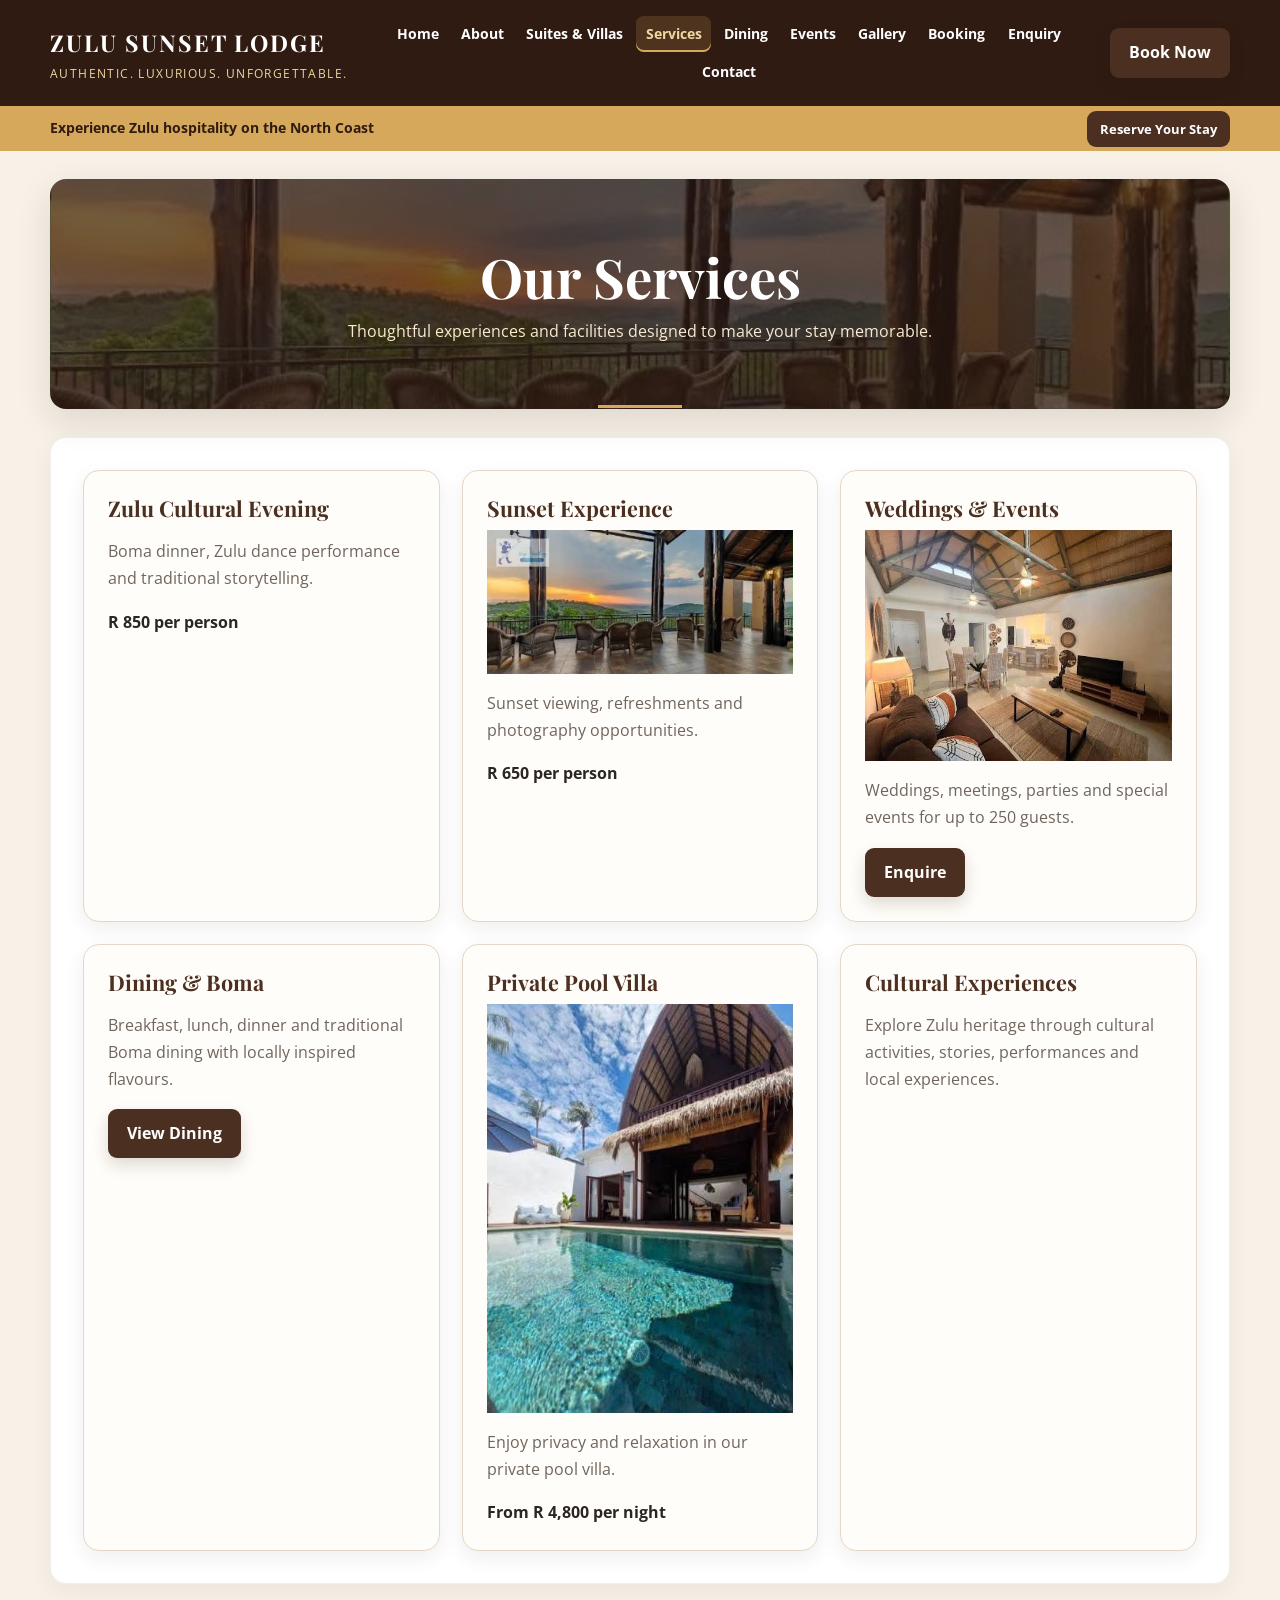
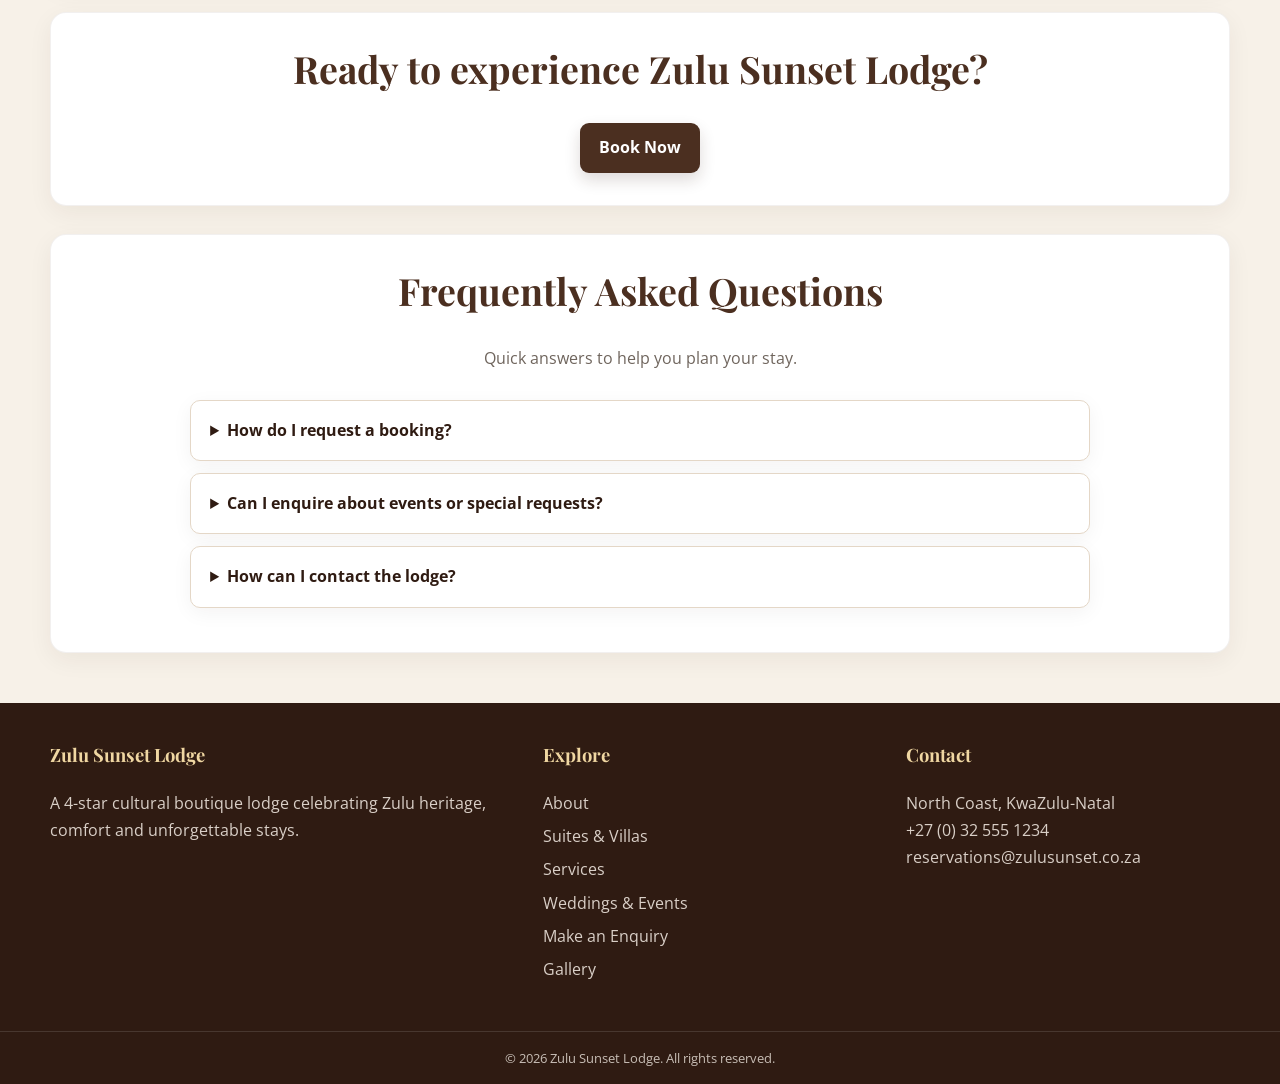
<file: Zulu sunsest lodge part3 professional/services.html>
<!DOCTYPE html><html lang="en"><head><meta charset="UTF-8">
<meta name="viewport" content="width=device-width, initial-scale=1.0">
<meta name="description" content="Explore guest services at Zulu Sunset Lodge, from relaxation and hospitality to experiences designed for a comfortable stay.">
<link rel="preconnect" href="https://fonts.googleapis.com">
<link rel="preconnect" href="https://fonts.gstatic.com" crossorigin>
<link href="https://fonts.googleapis.com/css2?family=Playfair+Display:wght@600;700&family=Montserrat:wght@400;600;700&family=Open+Sans:wght@300;400;600;700&display=swap" rel="stylesheet">
<link rel="stylesheet" href="styles.css"><title>Lodge Services | Zulu Sunset Lodge</title><meta name="theme-color" content="#2f1b12">
</head><body>
<a class="skip-link" href="#main-content">Skip to main content</a><header class="header">
  <div class="navbar">
    <a class="logo" href="index.html"><h1>ZULU SUNSET LODGE</h1><p>Authentic. Luxurious. Unforgettable.</p></a>
    <nav class="nav-menu" id="primary-navigation" aria-label="Main navigation">
<a href="index.html">Home</a>
<a href="about.html">About</a>
<a href="rooms.html">Suites &amp; Villas</a>
<a href="services.html">Services</a>
<a href="dining.html">Dining</a>
<a href="events.html">Events</a>
<a href="gallery.html">Gallery</a>
<a href="booking.html">Booking</a>
<a href="enquiry.html">Enquiry</a>
<a href="contact.html">Contact</a>
</nav>
<button class="nav-toggle" type="button" aria-controls="primary-navigation" aria-expanded="false" aria-label="Open navigation menu"><span></span><span></span><span></span></button>
<div class="header-actions"><a class="btn btn-primary" href="booking.html">Book Now</a></div>
  </div>
  <div class="sticky-booking-bar"><div class="booking-bar-content"><span>Experience Zulu hospitality on the North Coast</span><a class="btn btn-small" href="booking.html">Reserve Your Stay</a></div></div>
</header><main id="main-content">
<section class="page-hero"><div><h2>Our Services</h2><p>Thoughtful experiences and facilities designed to make your stay memorable.</p></div></section>
<section class="content-section"><div class="cards-grid">
<div class="info-card"><h3>Zulu Cultural Evening</h3><p>Boma dinner, Zulu dance performance and traditional storytelling.</p><strong>R 850 per person</strong></div>
<div class="info-card"><h3>Sunset Experience</h3><img src="Images/sunset-view.jpeg" alt="Sunset view"><p>Sunset viewing, refreshments and photography opportunities.</p><strong>R 650 per person</strong></div>
<div class="info-card"><h3>Weddings &amp; Events</h3><img src="Images/garden-villa.jpeg" alt="Garden Villa"><p>Weddings, meetings, parties and special events for up to 250 guests.</p><a class="btn btn-primary" href="contact.html">Enquire</a></div>
<div class="info-card"><h3>Dining &amp; Boma</h3><p>Breakfast, lunch, dinner and traditional Boma dining with locally inspired flavours.</p><a class="btn btn-primary" href="dining.html">View Dining</a></div>
<div class="info-card"><h3>Private Pool Villa</h3><img src="Images/pool-villa.jpeg" alt="Private Pool Villa"><p>Enjoy privacy and relaxation in our private pool villa.</p><strong>From R 4,800 per night</strong></div>
<div class="info-card"><h3>Cultural Experiences</h3><p>Explore Zulu heritage through cultural activities, stories, performances and local experiences.</p></div>
</div></section>
<section class="content-section" style="text-align:center"><h2>Ready to experience Zulu Sunset Lodge?</h2><a href="booking.html" class="btn btn-primary">Book Now</a></section>
<section class="content-section faq-section">
  <div class="section-title"><h2>Frequently Asked Questions</h2><p>Quick answers to help you plan your stay.</p></div>
  <div class="faq-list">
    <details><summary>How do I request a booking?</summary><p>Visit the Booking page, choose your accommodation and enter your preferred dates and guest details. The current site is a demonstration and does not confirm a real reservation.</p></details>
    <details><summary>Can I enquire about events or special requests?</summary><p>Yes. Use the Enquiry page and choose the relevant enquiry type so your message can be prepared for the lodge team.</p></details>
    <details><summary>How can I contact the lodge?</summary><p>Use the Contact page to view contact information, the general-area map and a message form.</p></details>
  </div>
</section>
</main><footer class="footer">
  <div class="footer-content">
    <div><h4>Zulu Sunset Lodge</h4><p>A 4-star cultural boutique lodge celebrating Zulu heritage, comfort and unforgettable stays.</p></div>
    <div><h4>Explore</h4><ul><li><a href="about.html">About</a></li><li><a href="rooms.html">Suites &amp; Villas</a></li><li><a href="services.html">Services</a></li>
        <li><a href="events.html">Weddings &amp; Events</a></li>
        <li><a href="enquiry.html">Make an Enquiry</a></li><li><a href="gallery.html">Gallery</a></li></ul></div>
    <div><h4>Contact</h4><p>North Coast, KwaZulu-Natal<br>+27 (0) 32 555 1234<br>reservations@zulusunset.co.za</p></div>
  </div>
  <div class="footer-bottom">&copy; <span id="year"></span> Zulu Sunset Lodge. All rights reserved.</div>
</footer>
<script src="script.js" defer></script></body></html>
</file>
<file: Zulu sunsest lodge part3 professional/styles.css>
/* =========================================================
   ZULU SUNSET LODGE - PART 2 CSS
   Visual styling, layout and responsive design
   ========================================================= */

:root {
  --brown-900: #2f1b12;
  --brown-800: #4b2f20;
  --brown-700: #6b452d;
  --gold: #d6a85c;
  --gold-light: #f0d7a2;
  --cream: #f7f1e8;
  --sand: #eadcc9;
  --white: #ffffff;
  --ink: #2c2622;
  --muted: #6f655d;
  --border: #e4d7c7;
  --shadow: 0 12px 35px rgba(47, 27, 18, 0.12);
  --radius: 16px;
  --max-width: 1180px;
}

* { box-sizing: border-box; }

html { scroll-behavior: smooth; }

body {
  margin: 0;
  font-family: "Open Sans", Arial, sans-serif;
  background: var(--cream);
  color: var(--ink);
  line-height: 1.7;
}

img {
  display: block;
  max-width: 100%;
  height: auto;
}

a {
  color: inherit;
  text-decoration: none;
}

button, input, select, textarea { font: inherit; }

button { cursor: pointer; }

.header,
header {
  background: var(--brown-900);
  color: var(--white);
}

.navbar {
  width: min(94%, var(--max-width));
  margin: 0 auto;
  min-height: 88px;
  display: flex;
  align-items: center;
  gap: 28px;
  padding: 16px 0;
}

.logo {
  flex: 0 0 auto;
  text-align: left;
  color: var(--white);
}

.logo h1,
header > h1 {
  margin: 0;
  font-family: "Playfair Display", Georgia, serif;
  font-size: 1.45rem;
  letter-spacing: 2px;
}

.logo p,
header > p {
  margin: 2px 0 0;
  color: var(--gold-light);
  font-size: .72rem;
  letter-spacing: 1.4px;
  text-transform: uppercase;
}

.nav-menu,
header nav {
  display: flex;
  align-items: center;
  justify-content: center;
  gap: 6px;
  flex: 1;
  margin: 0;
}

.nav-menu a,
header nav a {
  padding: 9px 10px;
  color: #fff;
  font-size: .88rem;
  font-weight: 700;
  border-radius: 8px;
  transition: background .2s ease, color .2s ease;
}

.nav-menu a:hover,
.nav-menu a:focus,
header nav a:hover,
header nav a:focus {
  color: var(--gold-light);
  background: rgba(255,255,255,.08);
}

.header-actions { flex: 0 0 auto; }

.sticky-booking-bar {
  background: var(--gold);
  color: var(--brown-900);
}

.booking-bar-content {
  width: min(94%, var(--max-width));
  min-height: 45px;
  margin: 0 auto;
  display: flex;
  justify-content: space-between;
  align-items: center;
  gap: 15px;
  font-size: .9rem;
  font-weight: 700;
}

.btn,
.button,
input[type="submit"] {
  display: inline-flex;
  align-items: center;
  justify-content: center;
  border: 0;
  border-radius: 9px;
  padding: 11px 19px;
  font-weight: 700;
  transition: transform .2s ease, background .2s ease, box-shadow .2s ease;
}

.btn:hover,
.button:hover,
input[type="submit"]:hover {
  transform: translateY(-2px);
}

.btn-primary,
.button,
input[type="submit"] {
  background: var(--brown-800);
  color: #fff;
  box-shadow: 0 7px 16px rgba(47,27,18,.16);
}

.btn-primary:hover,
.button:hover,
input[type="submit"]:hover {
  background: var(--brown-700);
}

.btn-secondary {
  background: var(--gold);
  color: var(--brown-900);
}

.btn-secondary:hover { background: var(--gold-light); }

.btn-small {
  padding: 7px 13px;
  font-size: .82rem;
  background: var(--brown-800);
  color: #fff;
  box-shadow: none;
}

.btn-full { width: 100%; }

main {
  width: min(94%, var(--max-width));
  margin: 0 auto;
}

.page-hero {
  margin: 28px 0;
  min-height: 230px;
  border-radius: var(--radius);
  padding: 55px 35px;
  display: grid;
  place-items: center;
  text-align: center;
  background:
    linear-gradient(rgba(47,27,18,.68), rgba(47,27,18,.68)),
    url("Images/zulu-sunset-6.jpeg") center/cover;
  color: #fff;
  box-shadow: var(--shadow);
}

.page-hero h2 {
  margin: 0;
  font-family: "Playfair Display", Georgia, serif;
  color: #fff;
  font-size: clamp(2rem, 5vw, 3.4rem);
}

.page-hero p {
  margin: 7px 0 0;
  max-width: 700px;
  color: #f9ead1;
}

.content-section,
section {
  margin: 28px 0;
  padding: 32px;
  background: var(--white);
  border: 1px solid rgba(75,47,32,.07);
  border-radius: var(--radius);
  box-shadow: 0 7px 24px rgba(47,27,18,.06);
}

h2, h3, h4 {
  font-family: "Playfair Display", Georgia, serif;
  color: var(--brown-800);
  line-height: 1.25;
}

h2 { margin-top: 0; font-size: clamp(1.65rem, 3vw, 2.35rem); }
h3 { margin-bottom: 8px; font-size: 1.35rem; }
p { color: var(--muted); }

.section-title { text-align: center; margin-bottom: 28px; }
.section-title p { margin-top: 4px; }

.cards-grid,
.rooms-grid {
  display: grid;
  grid-template-columns: repeat(3, minmax(0, 1fr));
  gap: 22px;
}

.info-card,
.room-card {
  overflow: hidden;
  background: #fffdf9;
  border: 1px solid var(--border);
  border-radius: var(--radius);
  box-shadow: 0 7px 20px rgba(47,27,18,.07);
}

.info-card { padding: 24px; }
.info-card h3 { margin-top: 0; }

.room-card {
  transition: transform .25s ease, box-shadow .25s ease;
}

.room-card:hover {
  transform: translateY(-5px);
  box-shadow: var(--shadow);
}

.room-card > img,
.room-card img {
  width: 100%;
  height: 230px;
  object-fit: cover;
}

.room-body { padding: 21px; }
.room-body h3 { margin-top: 0; }

.rating {
  color: #9a6a21;
  font-size: .9rem;
  font-weight: 700;
  letter-spacing: .5px;
}

.room-price {
  display: block;
  margin: 13px 0;
  color: var(--brown-800);
  font-size: 1.2rem;
  font-weight: 800;
}

.room-price small {
  color: var(--muted);
  font-size: .75rem;
  font-weight: 400;
}

.card-actions {
  display: flex;
  flex-wrap: wrap;
  gap: 9px;
  margin-top: 15px;
}

.two-col {
  display: grid;
  grid-template-columns: 1fr 1fr;
  align-items: center;
  gap: 36px;
}

.two-col img {
  width: 100%;
  min-height: 330px;
  object-fit: cover;
  border-radius: 13px;
}

.gallery-grid {
  display: grid;
  grid-template-columns: repeat(3, 1fr);
  gap: 18px;
}

.gallery-item {
  position: relative;
  overflow: hidden;
  min-height: 260px;
  border-radius: 13px;
  background: var(--brown-900);
}

.gallery-item img {
  width: 100%;
  height: 300px;
  object-fit: cover;
  transition: transform .35s ease;
}

.gallery-item:hover img { transform: scale(1.05); }

.gallery-item span {
  position: absolute;
  left: 0;
  right: 0;
  bottom: 0;
  padding: 12px 15px;
  color: #fff;
  font-weight: 700;
  background: linear-gradient(transparent, rgba(0,0,0,.78));
}

.booking-page {
  max-width: 900px;
  margin: 28px auto;
}

.form-card {
  background: #fff;
  padding: 32px;
  border: 1px solid var(--border);
  border-radius: var(--radius);
  box-shadow: var(--shadow);
}

.form-card > img {
  width: 100%;
  max-height: 390px;
  object-fit: cover;
  border-radius: 13px;
  margin-bottom: 22px;
}

.form-row {
  display: grid;
  grid-template-columns: 1fr 1fr;
  gap: 18px;
}

.form-field {
  display: flex;
  flex-direction: column;
  margin-bottom: 17px;
}

label {
  margin-bottom: 6px;
  color: var(--brown-800);
  font-weight: 700;
}

input,
select,
textarea {
  width: 100%;
  max-width: none;
  padding: 12px 13px;
  border: 1px solid #cdbca9;
  border-radius: 9px;
  background: #fff;
  color: var(--ink);
  outline: none;
  transition: border-color .2s ease, box-shadow .2s ease;
}

textarea { resize: vertical; min-height: 120px; }

input:focus,
select:focus,
textarea:focus {
  border-color: var(--gold);
  box-shadow: 0 0 0 3px rgba(214,168,92,.18);
}

.notice {
  margin: 17px 0;
  padding: 14px 16px;
  border-left: 4px solid var(--gold);
  border-radius: 8px;
  background: #fbf5eb;
  color: var(--muted);
}

.confirmation {
  max-width: 760px;
  margin: 55px auto;
  text-align: center;
  padding: 50px 30px;
}

.confirm-icon {
  width: 74px;
  height: 74px;
  margin: 0 auto 18px;
  display: grid;
  place-items: center;
  border-radius: 50%;
  background: var(--gold);
  color: var(--brown-900);
  font-size: 2rem;
  font-weight: 900;
}

ul { padding-left: 23px; }
li { margin: 7px 0; color: var(--muted); }

.hero {
  padding: 0;
  overflow: hidden;
  text-align: center;
}

.hero img {
  width: 100%;
  max-height: 550px;
  object-fit: cover;
  border-radius: var(--radius);
}

footer,
.footer {
  margin-top: 50px;
  padding: 40px 0 0;
  background: var(--brown-900);
  color: #fff;
}

.footer-content {
  width: min(94%, var(--max-width));
  margin: 0 auto;
  display: grid;
  grid-template-columns: 1.4fr 1fr 1fr;
  gap: 40px;
  padding-bottom: 32px;
}

.footer h4 {
  margin-top: 0;
  color: var(--gold-light);
  font-size: 1.15rem;
}

.footer p,
.footer li { color: #d9cfc7; }

.footer ul { list-style: none; padding: 0; }
.footer li { margin: 6px 0; }
.footer a:hover { color: var(--gold-light); }

.footer-bottom {
  border-top: 1px solid rgba(255,255,255,.12);
  padding: 15px;
  text-align: center;
  color: #c7bdb5;
  font-size: .82rem;
}

/* Legacy/simple pages in the original Part 1 HTML */
header:not(.header) {
  padding: 24px 5%;
  text-align: center;
}

header:not(.header) nav {
  margin-top: 16px;
  flex-wrap: wrap;
}

header:not(.header) + main {
  padding-top: 10px;
}

main > section > img {
  max-width: 100%;
  width: min(500px, 100%);
  margin: 15px auto;
  border-radius: 13px;
  object-fit: cover;
}

form {
  padding: 25px;
  background: #fbf7f0;
  border: 1px solid var(--border);
  border-radius: 13px;
}

form br + br { line-height: 0; }

/* Accessibility */
:focus-visible {
  outline: 3px solid var(--gold);
  outline-offset: 3px;
}

/* Responsive design */
@media (max-width: 950px) {
  .navbar {
    flex-wrap: wrap;
    justify-content: center;
  }

  .logo { text-align: center; }
  .nav-menu { order: 3; flex-basis: 100%; flex-wrap: wrap; }
  .header-actions { position: absolute; right: 3%; top: 17px; }

  .cards-grid,
  .rooms-grid { grid-template-columns: repeat(2, 1fr); }

  .gallery-grid { grid-template-columns: repeat(2, 1fr); }

  .footer-content { grid-template-columns: 1fr 1fr; }
}

@media (max-width: 650px) {
  .navbar {
    gap: 10px;
    padding: 14px 0 10px;
  }

  .logo h1 { font-size: 1.15rem; }
  .header-actions { position: static; order: 2; }
  .nav-menu { order: 3; gap: 2px; }

  .nav-menu a,
  header nav a {
    padding: 7px 8px;
    font-size: .78rem;
  }

  .booking-bar-content {
    padding: 8px 0;
    flex-direction: column;
    text-align: center;
  }

  .page-hero {
    min-height: 190px;
    padding: 38px 20px;
  }

  section,
  .content-section,
  .form-card { padding: 23px 18px; }

  .cards-grid,
  .rooms-grid,
  .gallery-grid,
  .two-col,
  .form-row {
    grid-template-columns: 1fr;
  }

  .room-card > img,
  .room-card img,
  .gallery-item img { height: 230px; }

  .two-col img { min-height: 230px; }

  .footer-content { grid-template-columns: 1fr; gap: 18px; }

  .card-actions .btn { flex: 1 1 100%; }
}

@media (max-width: 420px) {
  main { width: 92%; }
  .nav-menu a { font-size: .72rem; padding: 6px; }
  .page-hero h2 { font-size: 2rem; }
}


/* =========================
   PART 3 — navigation, forms, SEO support and interactions
   ========================= */
.skip-link{position:absolute;left:-9999px;top:1rem;z-index:9999;background:#fff;color:#2f1b12;padding:.8rem 1rem;border-radius:8px}
.skip-link:focus{left:1rem}
.navbar{gap:1rem;align-items:center}
.nav-menu{display:flex;align-items:center;justify-content:center;gap:.15rem;flex-wrap:wrap}
.nav-menu a{display:inline-flex;align-items:center;padding:.55rem .62rem;border-radius:8px;font-size:.88rem;line-height:1.3;transition:background .2s ease,color .2s ease}
.nav-menu a:hover,.nav-menu a:focus-visible,.nav-menu a.active{background:rgba(214,168,92,.18);color:var(--gold-light)}
.nav-menu a[aria-current="page"]{box-shadow:inset 0 -2px var(--gold)}
.nav-toggle{display:none;border:1px solid rgba(255,255,255,.35);background:transparent;border-radius:8px;width:44px;height:42px;padding:9px;align-items:center;justify-content:center;flex-direction:column;gap:5px;color:#fff}
.nav-toggle span{display:block;width:22px;height:2px;background:currentColor;border-radius:3px}
.nav-toggle:focus-visible{outline:3px solid var(--gold);outline-offset:3px}
[hidden]{display:none!important}
main{min-height:55vh}
.page-hero{position:relative;overflow:hidden}
.page-hero:after{content:"";position:absolute;left:50%;bottom:0;transform:translateX(-50%);width:84px;height:3px;background:var(--gold)}
.eyebrow{font-family:Montserrat,sans-serif;font-size:.78rem;letter-spacing:.16em;font-weight:700;color:var(--brown-700)}
.listing-tools{display:grid;grid-template-columns:minmax(220px,2fr) minmax(180px,1fr);gap:1rem;align-items:end;background:#fff;border:1px solid var(--border);border-radius:var(--radius);padding:1.1rem;margin:0 0 1.5rem;box-shadow:var(--shadow)}
.listing-tools .form-field{margin:0}
.results-count{grid-column:1/-1;margin:0;color:var(--muted);font-size:.9rem}
.room-card[hidden]{display:none}
.no-results{grid-column:1/-1;padding:2rem;text-align:center;background:#fff;border-radius:var(--radius)}
.gallery-item{border:0;padding:0;text-align:left;font:inherit;cursor:zoom-in;overflow:hidden;background:#fff;border-radius:var(--radius);box-shadow:var(--shadow);color:inherit}
.gallery-item img{width:100%;height:240px;object-fit:cover;transition:transform .35s ease}
.gallery-item:hover img,.gallery-item:focus-visible img{transform:scale(1.04)}
.gallery-item span{display:block;padding:.8rem 1rem;font-weight:600}
.lightbox{position:fixed;inset:0;z-index:2000;background:rgba(20,14,10,.94);display:flex;align-items:center;justify-content:center;padding:4rem 5rem;color:#fff}
.lightbox figure{margin:0;max-width:min(100%,1100px);max-height:100%;text-align:center}
.lightbox figure img{max-width:100%;max-height:75vh;width:auto;height:auto;object-fit:contain;margin:auto;border-radius:8px}
.lightbox figcaption{padding:.75rem;font-weight:600}
.lightbox button{position:absolute;border:1px solid rgba(255,255,255,.35);background:rgba(255,255,255,.1);color:white;width:44px;height:44px;border-radius:50%;font-size:1.5rem;cursor:pointer}
.lightbox button:hover,.lightbox button:focus-visible{background:var(--gold);color:#24170f}
.lightbox-close{top:1rem;right:1.2rem}.lightbox-prev{left:1.2rem;top:50%;transform:translateY(-50%)}.lightbox-next{right:1.2rem;top:50%;transform:translateY(-50%)}
body.lightbox-open{overflow:hidden}
.form-layout{display:grid;grid-template-columns:minmax(240px,.8fr) minmax(320px,1.2fr);gap:2rem;align-items:start}
.form-intro{padding:1rem 0}
.form-card{width:100%;max-width:850px;margin-inline:auto}
.form-layout .form-card{max-width:none}
.form-field{margin-bottom:1rem}
.form-field label{display:block;font-weight:700;margin-bottom:.35rem}
.form-field input,.form-field select,.form-field textarea{width:100%;min-height:46px;border:1px solid #cdbda9;border-radius:8px;background:#fff;color:var(--ink);padding:.7rem .8rem}
.form-field textarea{resize:vertical;min-height:130px}
.form-field input:focus,.form-field select:focus,.form-field textarea:focus{outline:3px solid rgba(214,168,92,.32);border-color:var(--brown-700)}
.form-field [aria-invalid="true"],.form-field input:invalid:not(:placeholder-shown){border-color:#a22d26}
.form-field small,.form-note{display:block;color:var(--muted);font-size:.86rem;margin:.35rem 0}
.form-feedback{min-height:1.4rem;color:var(--brown-800);font-weight:600}
.form-note{line-height:1.5}
.contact-form-wrap{max-width:920px;margin:0 auto}
.map-frame{overflow:hidden;border-radius:var(--radius);border:1px solid var(--border);box-shadow:var(--shadow);background:#eee}
.map-frame iframe{display:block;width:100%;height:360px;border:0}
.faq-list{max-width:900px;margin:auto}
.faq-list details{background:#fff;border:1px solid var(--border);border-radius:10px;padding:1rem 1.2rem;margin:.75rem 0;box-shadow:0 5px 20px rgba(47,27,18,.05)}
.faq-list summary{font-weight:700;cursor:pointer;color:var(--brown-900)}
.faq-list details p{margin-bottom:.2rem}
.reveal{opacity:0;transform:translateY(14px);transition:opacity .45s ease,transform .45s ease}
.reveal.is-visible{opacity:1;transform:translateY(0)}
.footer a:hover,.footer a:focus-visible{text-decoration:underline;color:var(--gold-light)}
:focus-visible{outline-color:var(--gold);outline-offset:3px}
@media(max-width:1100px){
 .navbar{flex-wrap:wrap}
 .nav-menu{order:3;width:100%;justify-content:center}
 .header-actions{margin-left:auto}
 .nav-menu a{font-size:.82rem;padding:.5rem}
}
@media(max-width:760px){
 .navbar{position:relative;display:flex;flex-wrap:wrap;justify-content:space-between}
 .navbar .logo{max-width:calc(100% - 110px)}
 .navbar .logo h1{font-size:1.15rem}
 .nav-toggle{display:flex;order:2}
 .header-actions{order:3;margin-left:0}
 .nav-menu{display:none;order:4;width:100%;flex-direction:column;align-items:stretch;gap:.2rem;padding:.75rem 0 .25rem}
 .nav-menu.is-open{display:flex}
 .nav-menu a{padding:.8rem 1rem;font-size:.95rem;border-radius:8px}
 .sticky-booking-bar .booking-bar-content{gap:.5rem;flex-wrap:wrap}
 .listing-tools{grid-template-columns:1fr}
 .results-count{grid-column:auto}
 .form-layout{grid-template-columns:1fr;gap:1rem}
 .lightbox{padding:4rem 3.2rem}
 .lightbox button{width:38px;height:38px}
 .lightbox-prev{left:.5rem}.lightbox-next{right:.5rem}.lightbox-close{right:.5rem}
 .map-frame iframe{height:280px}
}
@media(prefers-reduced-motion:reduce){
 html{scroll-behavior:auto}
 *,*::before,*::after{animation-duration:.01ms!important;animation-iteration-count:1!important;transition-duration:.01ms!important}
 .reveal{opacity:1;transform:none}
}
</file>
